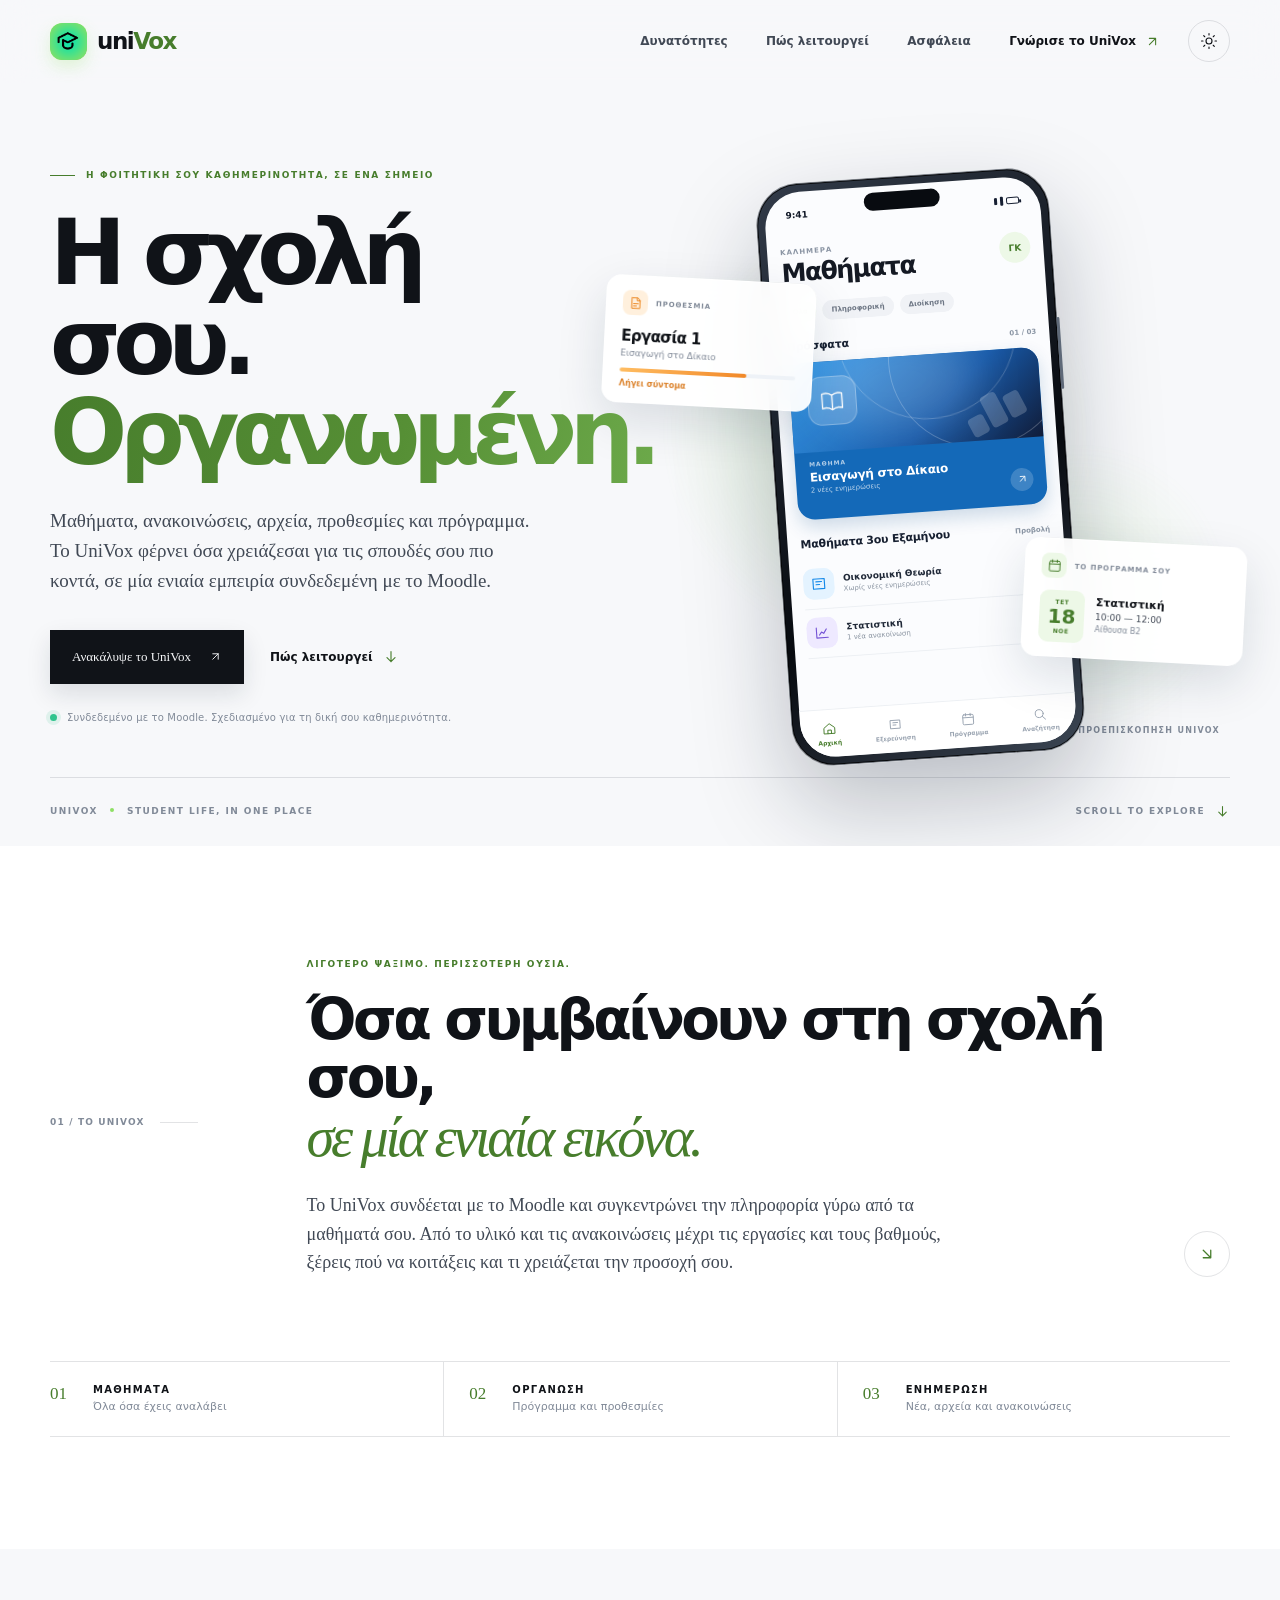
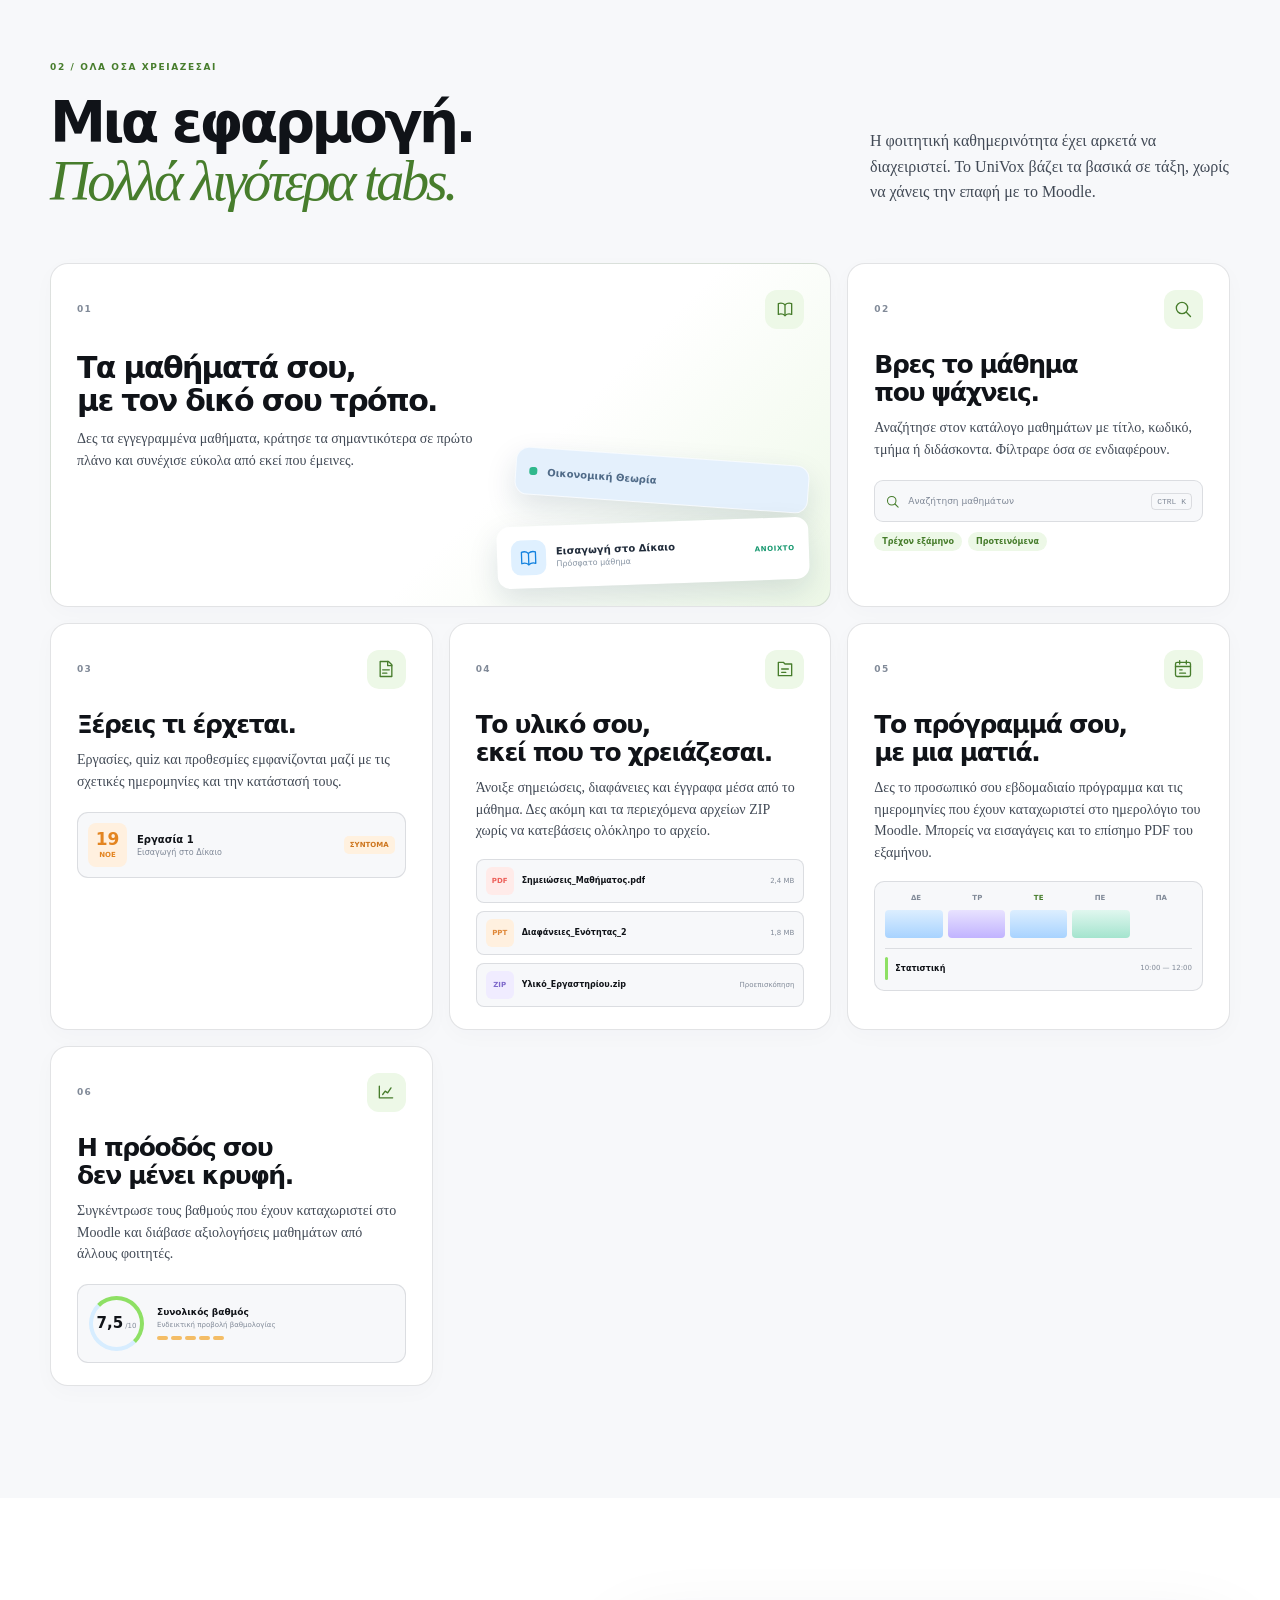
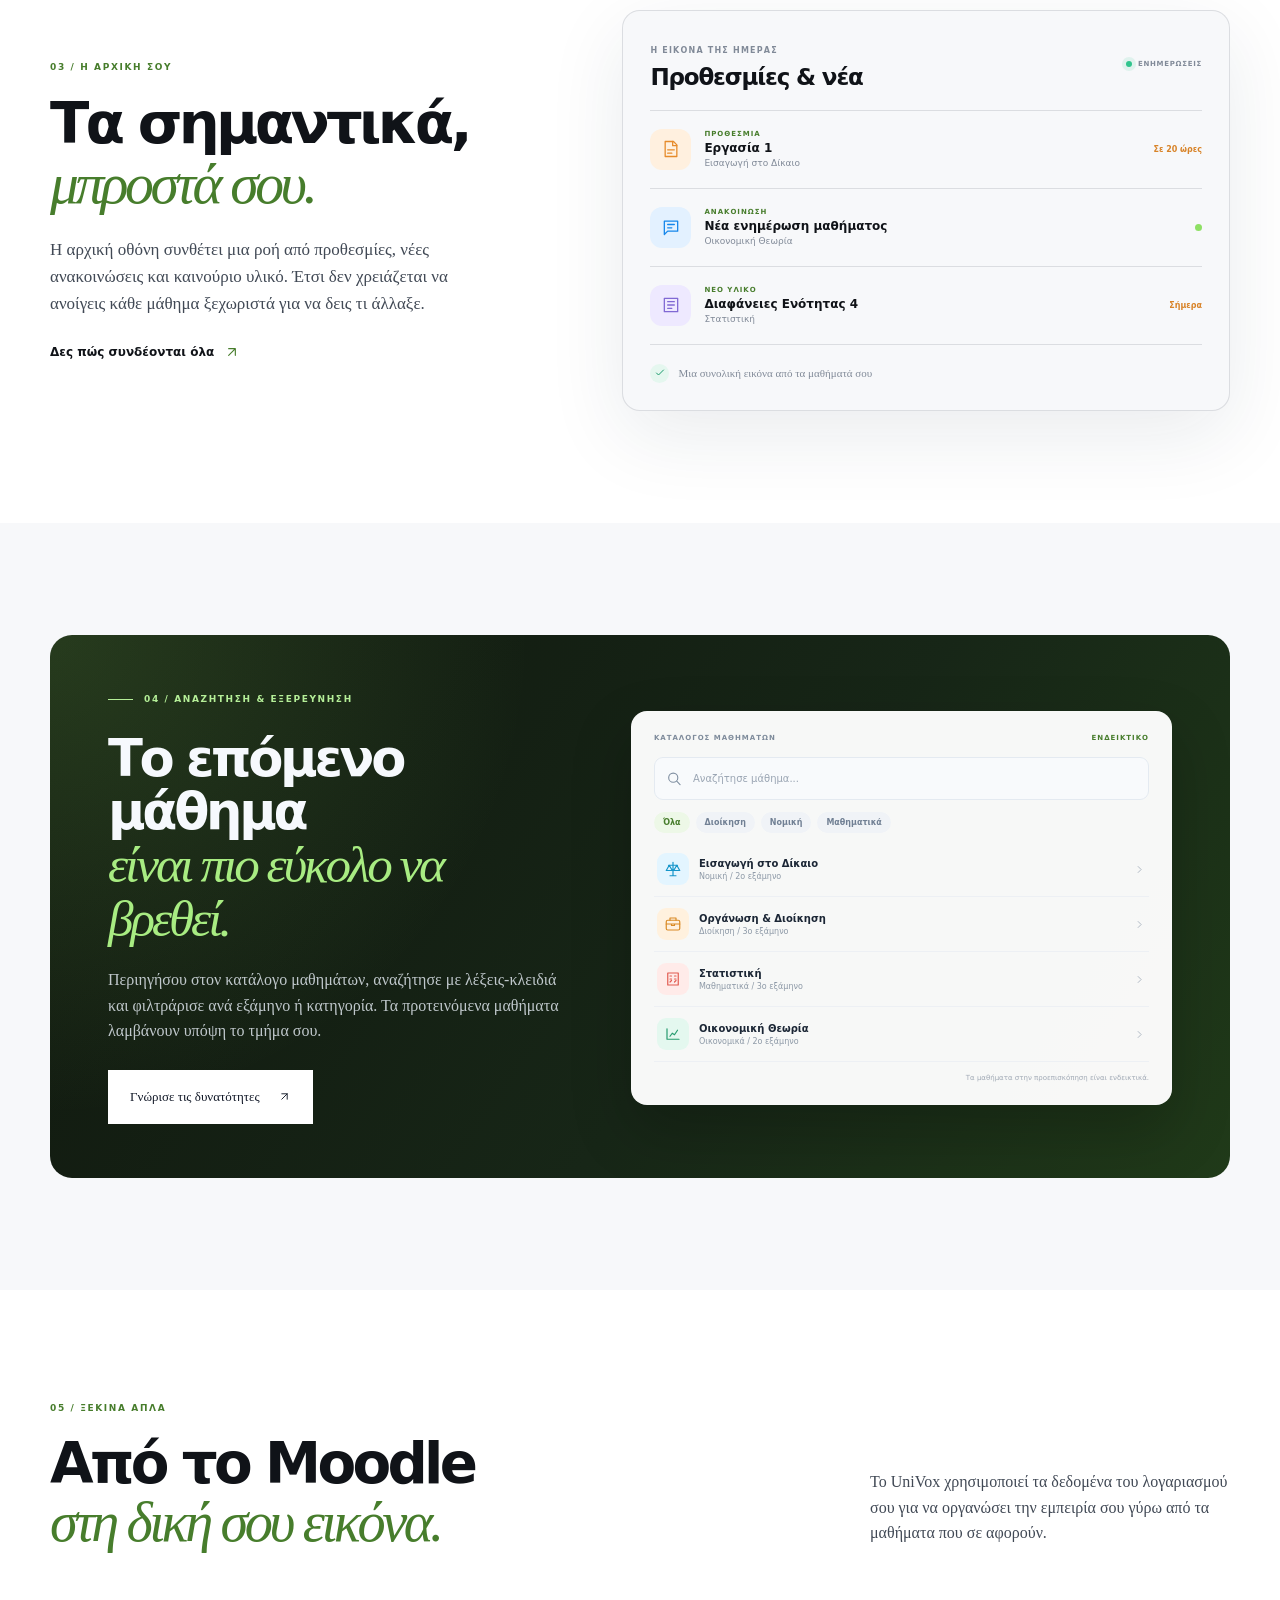
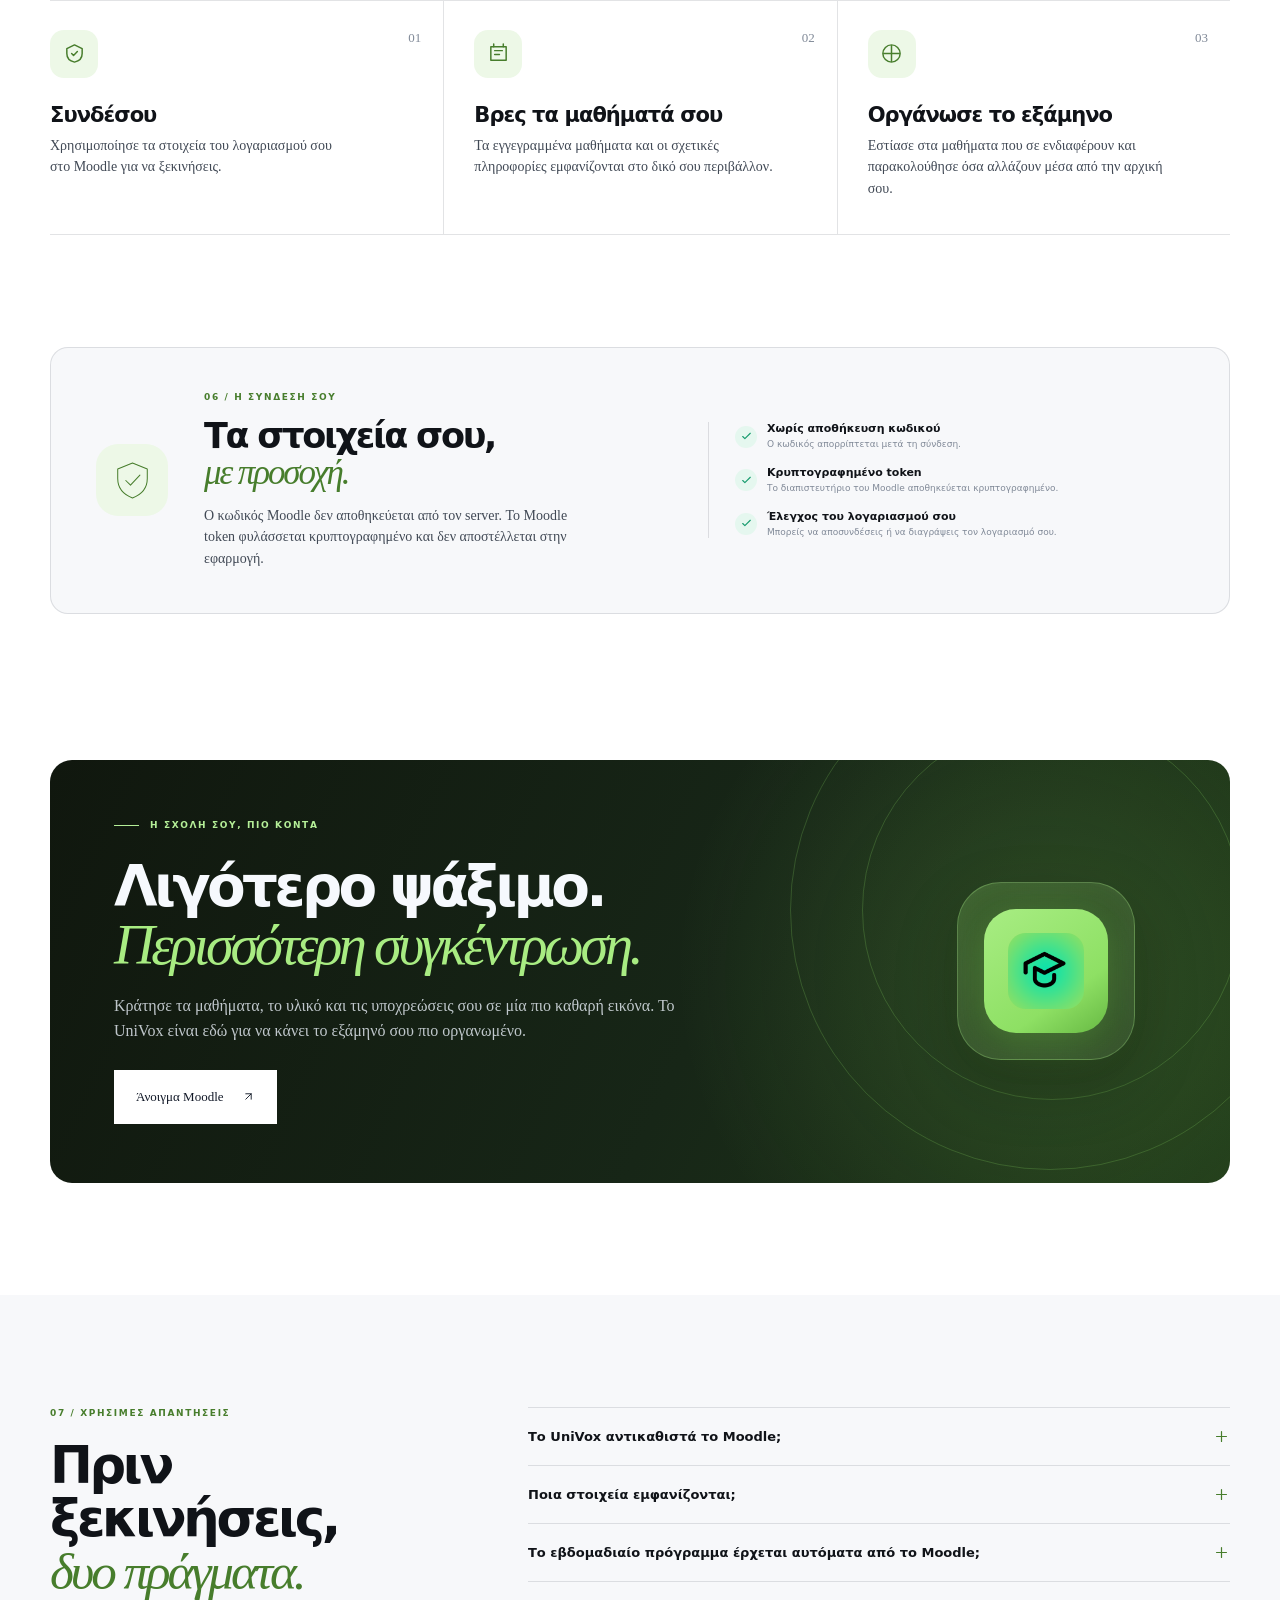
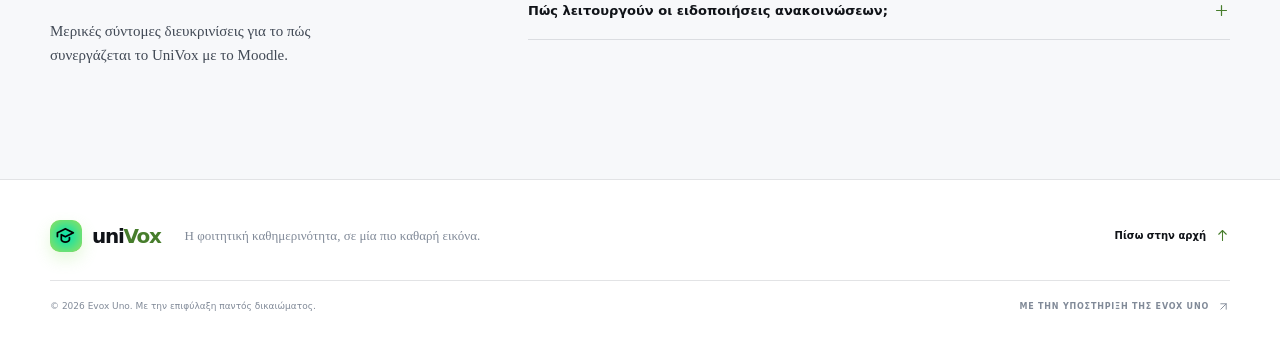
<file: univox/index.html>
<!doctype html>
<html lang="el">
<head>
  <meta charset="utf-8">
  <meta name="viewport" content="width=device-width, initial-scale=1">
  <meta name="theme-color" content="#f7f8fa">
  <meta name="color-scheme" content="light dark">
  <meta name="description" content="Το UniVox συγκεντρώνει τα μαθήματα, τις ανακοινώσεις, τα αρχεία, τις προθεσμίες και το πρόγραμμα σπουδών σου σε μία εφαρμογή.">
  <meta property="og:type" content="website">
  <meta property="og:title" content="UniVox — Η σχολή σου, οργανωμένη">
  <meta property="og:description" content="Μαθήματα, υλικό, ανακοινώσεις και προθεσμίες. Όλα σε ένα σημείο, συνδεδεμένα με το Moodle.">
  <title>UniVox — Η σχολή σου, οργανωμένη</title>
  <link rel="icon" type="image/png" href="/univox.png">
  <link rel="stylesheet" href="./styles.css">
  <script>document.documentElement.classList.add('js-enabled');</script>
  <script src="./script.js" defer></script>
</head>
<body>
  <a class="skip-link" href="#main">Μετάβαση στο περιεχόμενο</a>

  <header class="site-header" id="top">
    <div class="container header-inner">
      <a class="brand" href="#top" aria-label="UniVox — Αρχική">
        <span class="brand-mark" aria-hidden="true">
          <img src="/univox.png" alt="">
        </span>
        <span class="brand-word">uni<span>Vox</span></span>
      </a>

      <button class="menu-toggle" type="button" aria-label="Άνοιγμα μενού" aria-expanded="false" aria-controls="primary-nav">
        <svg class="menu-icon" viewBox="0 0 24 24" aria-hidden="true" focusable="false"><path class="menu-icon-top" d="M4 7h16"/><path class="menu-icon-bottom" d="M4 17h16"/></svg>
      </button>

      <nav class="primary-nav" id="primary-nav" aria-label="Κύρια πλοήγηση">
        <a href="#features">Δυνατότητες</a>
        <a href="#how-it-works">Πώς λειτουργεί</a>
        <a href="#security">Ασφάλεια</a>
        <a class="nav-cta" href="#start">Γνώρισε το UniVox <svg class="icon icon-arrow" viewBox="0 0 24 24" aria-hidden="true"><path d="M7 17 17 7M7 7h10v10"/></svg></a>
      </nav>

      <button class="theme-toggle" type="button" aria-label="Εναλλαγή εμφάνισης" title="Εναλλαγή εμφάνισης">
        <svg class="theme-icon sun-icon" viewBox="0 0 24 24" aria-hidden="true"><circle cx="12" cy="12" r="4"/><path d="M12 2v2m0 16v2M4.93 4.93l1.42 1.42m11.3 11.3 1.42 1.42M2 12h2m16 0h2M4.93 19.07l1.42-1.42m11.3-11.3 1.42-1.42"/></svg>
        <svg class="theme-icon moon-icon" viewBox="0 0 24 24" aria-hidden="true"><path d="M20.2 15.2A8.5 8.5 0 0 1 8.8 3.8 8.6 8.6 0 1 0 20.2 15.2Z"/></svg>
      </button>
    </div>
  </header>

  <main id="main">
    <section class="hero section-shell">
      <div class="container hero-grid">
        <div class="hero-copy" data-reveal>
          <p class="eyebrow"><span class="eyebrow-line"></span> Η ΦΟΙΤΗΤΙΚΗ ΣΟΥ ΚΑΘΗΜΕΡΙΝΟΤΗΤΑ, ΣΕ ΕΝΑ ΣΗΜΕΙΟ</p>
          <h1>Η σχολή σου.<br><span class="gradient-text">Οργανωμένη.</span></h1>
          <p class="hero-description">
            Μαθήματα, ανακοινώσεις, αρχεία, προθεσμίες και πρόγραμμα. Το UniVox φέρνει όσα χρειάζεσαι για τις σπουδές σου πιο κοντά, σε μία ενιαία εμπειρία συνδεδεμένη με το Moodle.
          </p>
          <div class="hero-actions">
            <a class="button button-primary" href="#features">Ανακάλυψε το UniVox <svg class="icon icon-arrow" viewBox="0 0 24 24" aria-hidden="true"><path d="M7 17 17 7M7 7h10v10"/></svg></a>
            <a class="text-link" href="#how-it-works">Πώς λειτουργεί <svg class="icon icon-arrow-down" viewBox="0 0 24 24" aria-hidden="true"><path d="M12 4v15m-6-6 6 6 6-6"/></svg></a>
          </div>
          <p class="hero-note"><span class="note-dot"></span> Συνδεδεμένο με το Moodle. Σχεδιασμένο για τη δική σου καθημερινότητα.</p>
        </div>

        <div class="hero-visual" data-reveal data-reveal-delay="120" aria-label="Ενδεικτική προεπισκόπηση της εφαρμογής UniVox">
          <div class="visual-glow visual-glow-one"></div>
          <div class="visual-glow visual-glow-two"></div>
          <div class="visual-grid"></div>

          <div class="floating-card deadline-float">
            <div class="float-topline"><span class="float-icon float-icon-orange"><svg viewBox="0 0 24 24"><path d="M7 3h8l4 4v14H5V3z"/><path d="M14 3v5h5M8 13h8M8 17h5"/></svg></span><span>ΠΡΟΘΕΣΜΙΑ</span></div>
            <strong>Εργασία 1</strong>
            <p>Εισαγωγή στο Δίκαιο</p>
            <div class="deadline-progress"><span></span></div>
            <small>Λήγει σύντομα</small>
          </div>

          <div class="phone-shell">
            <div class="phone-side-button phone-side-left"></div>
            <div class="phone-side-button phone-side-right"></div>
            <div class="phone-screen">
              <div class="phone-status"><span>9:41</span><span class="status-symbols"><i></i><i></i><b></b></span></div>
              <div class="phone-island"></div>
              <div class="app-topbar">
                <div>
                  <span class="app-kicker">ΚΑΛΗΜΕΡΑ</span>
                  <h2>Μαθήματα</h2>
                </div>
                <div class="avatar-mini">ΓΚ</div>
              </div>
              <div class="app-filter-row">
                <span class="filter-chip selected">Όλα</span>
                <span class="filter-chip">Πληροφορική</span>
                <span class="filter-chip">Διοίκηση</span>
              </div>
              <div class="app-section-line"><strong>Πρόσφατα</strong><span>01 / 03</span></div>
              <div class="course-hero-card">
                <div class="course-art">
                  <span class="course-art-glow"></span>
                  <div class="course-symbol"><svg viewBox="0 0 32 32"><path d="M5 8.5c4.4-1.5 8-.8 11 1.8 3-2.6 6.6-3.3 11-1.8v16c-4.4-1.5-8-.8-11 1.8-3-2.6-6.6-3.3-11-1.8z"/><path d="M16 10.5v15"/></svg></div>
                  <div class="course-art-lines"><span></span><span></span><span></span></div>
                </div>
                <div class="course-card-copy"><span class="course-label">ΜΑΘΗΜΑ</span><strong>Εισαγωγή στο Δίκαιο</strong><small>2 νέες ενημερώσεις</small></div>
                <span class="course-open"><svg viewBox="0 0 24 24"><path d="M7 17 17 7M7 7h10v10"/></svg></span>
              </div>
              <div class="app-section-line course-list-heading"><strong>Μαθήματα 3ου Εξαμήνου</strong><span>Προβολή</span></div>
              <div class="mini-course-row"><span class="mini-course-icon mini-blue"><svg viewBox="0 0 24 24"><path d="M4 5h16v14H4zM8 9h8M8 13h5"/></svg></span><span><strong>Οικονομική Θεωρία</strong><small>Χωρίς νέες ενημερώσεις</small></span><svg class="row-chevron" viewBox="0 0 24 24"><path d="m9 18 6-6-6-6"/></svg></div>
              <div class="mini-course-row"><span class="mini-course-icon mini-violet"><svg viewBox="0 0 24 24"><path d="M4 19V5m0 14h16M8 15l3-4 3 2 4-6"/></svg></span><span><strong>Στατιστική</strong><small>1 νέα ανακοίνωση</small></span><svg class="row-chevron" viewBox="0 0 24 24"><path d="m9 18 6-6-6-6"/></svg></div>
              <div class="app-bottom-nav"><span class="active"><svg viewBox="0 0 24 24"><path d="m3 10 9-7 9 7v10H3zM9 20v-6h6v6"/></svg>Αρχική</span><span><svg viewBox="0 0 24 24"><path d="M4 5h16v14H4zM8 9h8M8 13h5"/></svg>Εξερεύνηση</span><span><svg viewBox="0 0 24 24"><rect x="3" y="4" width="18" height="17" rx="2"/><path d="M8 2v4m8-4v4M3 9h18"/></svg>Πρόγραμμα</span><span><svg viewBox="0 0 24 24"><circle cx="10.8" cy="10.8" r="6.8"/><path d="m16 16 5 5"/></svg>Αναζήτηση</span></div>
            </div>
          </div>

          <div class="floating-card schedule-float">
            <div class="schedule-float-head"><span class="float-icon float-icon-blue"><svg viewBox="0 0 24 24"><rect x="3" y="4" width="18" height="17" rx="2"/><path d="M8 2v4m8-4v4M3 9h18"/></svg></span><span>ΤΟ ΠΡΟΓΡΑΜΜΑ ΣΟΥ</span></div>
            <div class="schedule-mini-date"><strong>ΤΕΤ</strong><b>18</b><span>ΝΟΕ</span></div>
            <div class="schedule-mini-details"><strong>Στατιστική</strong><span>10:00 — 12:00</span><small>Αίθουσα Β2</small></div>
          </div>
          <div class="visual-caption">ΕΝΔΕΙΚΤΙΚΗ ΠΡΟΕΠΙΣΚΟΠΗΣΗ UNIVOX</div>
        </div>
      </div>

      <div class="container hero-bottom">
        <span>UNIVOX <span class="hero-bottom-dot"></span> STUDENT LIFE, IN ONE PLACE</span>
        <a href="#overview">SCROLL TO EXPLORE <svg class="icon" viewBox="0 0 24 24" aria-hidden="true"><path d="M12 4v15m-6-6 6 6 6-6"/></svg></a>
      </div>
    </section>

    <section class="overview-section section-pad" id="overview">
      <div class="container overview-grid">
        <div class="section-index" data-reveal><span>01 / ΤΟ UNIVOX</span><span class="index-rule"></span></div>
        <div class="overview-content" data-reveal>
          <p class="eyebrow">ΛΙΓΟΤΕΡΟ ΨΑΞΙΜΟ. ΠΕΡΙΣΣΟΤΕΡΗ ΟΥΣΙΑ.</p>
          <h2>Όσα συμβαίνουν στη σχολή σου,<br><em>σε μία ενιαία εικόνα.</em></h2>
          <div class="overview-bottom">
            <p>
              Το UniVox συνδέεται με το Moodle και συγκεντρώνει την πληροφορία γύρω από τα μαθήματά σου. Από το υλικό και τις ανακοινώσεις μέχρι τις εργασίες και τους βαθμούς, ξέρεις πού να κοιτάξεις και τι χρειάζεται την προσοχή σου.
            </p>
            <a class="round-link" href="#features" aria-label="Δείτε τις δυνατότητες του UniVox"><svg class="icon" viewBox="0 0 24 24" aria-hidden="true"><path d="M7 7 17 17M17 7v10H7"/></svg></a>
          </div>
        </div>
      </div>
      <div class="container pillars" data-reveal>
        <div class="pillar"><span class="pillar-number">01</span><strong>ΜΑΘΗΜΑΤΑ</strong><small>Όλα όσα έχεις αναλάβει</small></div>
        <div class="pillar"><span class="pillar-number">02</span><strong>ΟΡΓΑΝΩΣΗ</strong><small>Πρόγραμμα και προθεσμίες</small></div>
        <div class="pillar"><span class="pillar-number">03</span><strong>ΕΝΗΜΕΡΩΣΗ</strong><small>Νέα, αρχεία και ανακοινώσεις</small></div>
      </div>
    </section>

    <section class="features-section section-pad" id="features">
      <div class="container">
        <div class="section-heading" data-reveal>
          <div>
            <p class="eyebrow">02 / ΟΛΑ ΟΣΑ ΧΡΕΙΑΖΕΣΑΙ</p>
            <h2>Μια εφαρμογή.<br><em>Πολλά λιγότερα tabs.</em></h2>
          </div>
          <p class="section-heading-copy">Η φοιτητική καθημερινότητα έχει αρκετά να διαχειριστεί. Το UniVox βάζει τα βασικά σε τάξη, χωρίς να χάνεις την επαφή με το Moodle.</p>
        </div>

        <div class="feature-grid">
          <article class="feature-card feature-card-large feature-courses" data-reveal>
            <div class="feature-card-top"><span class="feature-index">01</span><span class="feature-icon"><svg viewBox="0 0 24 24"><path d="M4 5.5c3.2-1.2 5.8-.6 8 1.4 2.2-2 4.8-2.6 8-1.4v13c-3.2-1.2-5.8-.6-8 1.4-2.2-2-4.8-2.6-8-1.4z"/><path d="M12 7v13"/></svg></span></div>
            <h3>Τα μαθήματά σου,<br>με τον δικό σου τρόπο.</h3>
            <p>Δες τα εγγεγραμμένα μαθήματα, κράτησε τα σημαντικότερα σε πρώτο πλάνο και συνέχισε εύκολα από εκεί που έμεινες.</p>
            <div class="feature-course-stack" aria-hidden="true"><div class="stack-card stack-card-back"><span class="stack-dot"></span><span>Οικονομική Θεωρία</span></div><div class="stack-card stack-card-front"><span class="stack-course-icon"><svg viewBox="0 0 24 24"><path d="M4 5.5c3.2-1.2 5.8-.6 8 1.4 2.2-2 4.8-2.6 8-1.4v13c-3.2-1.2-5.8-.6-8 1.4-2.2-2-4.8-2.6-8-1.4z"/><path d="M12 7v13"/></svg></span><span><b>Εισαγωγή στο Δίκαιο</b><small>Πρόσφατο μάθημα</small></span><span class="stack-status">ΑΝΟΙΧΤΟ</span></div></div>
          </article>

          <article class="feature-card feature-search" data-reveal data-reveal-delay="70">
            <div class="feature-card-top"><span class="feature-index">02</span><span class="feature-icon"><svg viewBox="0 0 24 24"><circle cx="10.8" cy="10.8" r="6.8"/><path d="m16 16 5 5"/></svg></span></div>
            <h3>Βρες το μάθημα<br>που ψάχνεις.</h3>
            <p>Αναζήτησε στον κατάλογο μαθημάτων με τίτλο, κωδικό, τμήμα ή διδάσκοντα. Φίλτραρε όσα σε ενδιαφέρουν.</p>
            <div class="search-demo" aria-hidden="true"><svg viewBox="0 0 24 24"><circle cx="10.8" cy="10.8" r="6.8"/><path d="m16 16 5 5"/></svg><span>Αναζήτηση μαθημάτων</span><kbd>CTRL K</kbd></div>
            <div class="search-tags" aria-hidden="true"><span>Τρέχον εξάμηνο</span><span>Προτεινόμενα</span></div>
          </article>

          <article class="feature-card feature-deadlines" data-reveal data-reveal-delay="130">
            <div class="feature-card-top"><span class="feature-index">03</span><span class="feature-icon"><svg viewBox="0 0 24 24"><path d="M7 3h8l4 4v14H5V3z"/><path d="M14 3v5h5M8 13h8M8 17h5"/></svg></span></div>
            <h3>Ξέρεις τι έρχεται.</h3>
            <p>Εργασίες, quiz και προθεσμίες εμφανίζονται μαζί με τις σχετικές ημερομηνίες και την κατάστασή τους.</p>
            <div class="deadline-demo" aria-hidden="true"><span class="deadline-date"><b>19</b><small>ΝΟΕ</small></span><span class="deadline-info"><b>Εργασία 1</b><small>Εισαγωγή στο Δίκαιο</small></span><span class="deadline-badge">ΣΥΝΤΟΜΑ</span></div>
          </article>

          <article class="feature-card feature-files" data-reveal>
            <div class="feature-card-top"><span class="feature-index">04</span><span class="feature-icon"><svg viewBox="0 0 24 24"><path d="M4 4h6l2 2h8v14H4z"/><path d="M8 12h8M8 16h5"/></svg></span></div>
            <h3>Το υλικό σου,<br>εκεί που το χρειάζεσαι.</h3>
            <p>Άνοιξε σημειώσεις, διαφάνειες και έγγραφα μέσα από το μάθημα. Δες ακόμη και τα περιεχόμενα αρχείων ZIP χωρίς να κατεβάσεις ολόκληρο το αρχείο.</p>
            <div class="file-demo" aria-hidden="true"><div><span class="file-type pdf">PDF</span><b>Σημειώσεις_Μαθήματος.pdf</b><small>2,4 MB</small></div><div><span class="file-type ppt">PPT</span><b>Διαφάνειες_Ενότητας_2</b><small>1,8 MB</small></div><div><span class="file-type zip">ZIP</span><b>Υλικό_Εργαστηρίου.zip</b><small>Προεπισκόπηση</small></div></div>
          </article>

          <article class="feature-card feature-schedule" data-reveal data-reveal-delay="70">
            <div class="feature-card-top"><span class="feature-index">05</span><span class="feature-icon"><svg viewBox="0 0 24 24"><rect x="3" y="4" width="18" height="17" rx="2"/><path d="M8 2v4m8-4v4M3 9h18M8 13h3m-3 4h7"/></svg></span></div>
            <h3>Το πρόγραμμά σου,<br>με μια ματιά.</h3>
            <p>Δες το προσωπικό σου εβδομαδιαίο πρόγραμμα και τις ημερομηνίες που έχουν καταχωριστεί στο ημερολόγιο του Moodle. Μπορείς να εισαγάγεις και το επίσημο PDF του εξαμήνου.</p>
            <div class="week-demo" aria-hidden="true"><div class="week-days"><span>ΔΕ</span><span>ΤΡ</span><span class="today">ΤΕ</span><span>ΠΕ</span><span>ΠΑ</span></div><div class="week-bars"><i></i><i></i><i></i><i></i></div><div class="week-event"><span></span><b>Στατιστική</b><small>10:00 — 12:00</small></div></div>
          </article>

          <article class="feature-card feature-grades" data-reveal data-reveal-delay="130">
            <div class="feature-card-top"><span class="feature-index">06</span><span class="feature-icon"><svg viewBox="0 0 24 24"><path d="M4 19V5m0 14h16M8 15l3-4 3 2 4-6"/></svg></span></div>
            <h3>Η πρόοδός σου<br>δεν μένει κρυφή.</h3>
            <p>Συγκέντρωσε τους βαθμούς που έχουν καταχωριστεί στο Moodle και διάβασε αξιολογήσεις μαθημάτων από άλλους φοιτητές.</p>
            <div class="grade-demo" aria-hidden="true"><div class="grade-ring"><span>7,5</span><small>/10</small></div><div class="grade-copy"><b>Συνολικός βαθμός</b><small>Ενδεικτική προβολή βαθμολογίας</small><span><i></i><i></i><i></i><i></i><i></i></span></div></div>
          </article>
        </div>
      </div>
    </section>

    <section class="feed-section section-pad">
      <div class="container feed-grid">
        <div class="feed-copy" data-reveal>
          <p class="eyebrow">03 / Η ΑΡΧΙΚΗ ΣΟΥ</p>
          <h2>Τα σημαντικά,<br><em>μπροστά σου.</em></h2>
          <p>Η αρχική οθόνη συνθέτει μια ροή από προθεσμίες, νέες ανακοινώσεις και καινούριο υλικό. Έτσι δεν χρειάζεται να ανοίγεις κάθε μάθημα ξεχωριστά για να δεις τι άλλαξε.</p>
          <a class="text-link" href="#how-it-works">Δες πώς συνδέονται όλα <svg class="icon icon-arrow" viewBox="0 0 24 24" aria-hidden="true"><path d="M7 17 17 7M7 7h10v10"/></svg></a>
        </div>
        <div class="feed-board" data-reveal data-reveal-delay="120" aria-label="Ενδεικτική ροή ενημερώσεων UniVox">
          <div class="feed-board-head"><div><span class="feed-board-kicker">Η ΕΙΚΟΝΑ ΤΗΣ ΗΜΕΡΑΣ</span><h3>Προθεσμίες & νέα</h3></div><span class="live-indicator"><i></i> ΕΝΗΜΕΡΩΣΕΙΣ</span></div>
          <div class="feed-item feed-item-urgent"><span class="feed-item-icon icon-orange"><svg viewBox="0 0 24 24"><path d="M7 3h8l4 4v14H5V3z"/><path d="M14 3v5h5M8 13h8M8 17h5"/></svg></span><div class="feed-item-content"><span class="feed-type">ΠΡΟΘΕΣΜΙΑ</span><b>Εργασία 1</b><small>Εισαγωγή στο Δίκαιο</small></div><span class="feed-item-time">Σε 20 ώρες</span></div>
          <div class="feed-item"><span class="feed-item-icon icon-blue"><svg viewBox="0 0 24 24"><path d="M4 5h16v12H8l-4 4z"/><path d="M8 9h8M8 13h5"/></svg></span><div class="feed-item-content"><span class="feed-type">ΑΝΑΚΟΙΝΩΣΗ</span><b>Νέα ενημέρωση μαθήματος</b><small>Οικονομική Θεωρία</small></div><span class="feed-unread"></span></div>
          <div class="feed-item"><span class="feed-item-icon icon-purple"><svg viewBox="0 0 24 24"><path d="M4 4h16v16H4zM8 8h8M8 12h8M8 16h5"/></svg></span><div class="feed-item-content"><span class="feed-type">ΝΕΟ ΥΛΙΚΟ</span><b>Διαφάνειες Ενότητας 4</b><small>Στατιστική</small></div><span class="feed-item-time">Σήμερα</span></div>
          <div class="feed-board-footer"><span class="footer-check"><svg viewBox="0 0 24 24"><path d="m5 12 4 4L19 6"/></svg></span> Μια συνολική εικόνα από τα μαθήματά σου</div>
        </div>
      </div>
    </section>

    <section class="discovery-section section-pad" id="discovery">
      <div class="container discovery-panel" data-reveal>
        <div class="discovery-copy">
          <p class="eyebrow eyebrow-light"><span class="eyebrow-line"></span> 04 / ΑΝΑΖΗΤΗΣΗ & ΕΞΕΡΕΥΝΗΣΗ</p>
          <h2>Το επόμενο μάθημα<br><em>είναι πιο εύκολο να βρεθεί.</em></h2>
          <p>Περιηγήσου στον κατάλογο μαθημάτων, αναζήτησε με λέξεις-κλειδιά και φιλτράρισε ανά εξάμηνο ή κατηγορία. Τα προτεινόμενα μαθήματα λαμβάνουν υπόψη το τμήμα σου.</p>
          <a class="button button-light" href="#start">Γνώρισε τις δυνατότητες <svg class="icon icon-arrow" viewBox="0 0 24 24" aria-hidden="true"><path d="M7 17 17 7M7 7h10v10"/></svg></a>
        </div>
        <div class="catalog-demo" aria-label="Δοκιμαστική αναζήτηση μαθημάτων">
          <div class="catalog-top"><span>ΚΑΤΑΛΟΓΟΣ ΜΑΘΗΜΑΤΩΝ</span><span class="catalog-count">ΕΝΔΕΙΚΤΙΚΟ</span></div>
          <label class="catalog-search"><svg viewBox="0 0 24 24" aria-hidden="true"><circle cx="10.8" cy="10.8" r="6.8"/><path d="m16 16 5 5"/></svg><input id="course-search" type="search" placeholder="Αναζήτησε μάθημα..." aria-label="Αναζήτηση ενδεικτικών μαθημάτων"></label>
          <div class="catalog-filters" role="group" aria-label="Φίλτρα κατηγορίας">
            <button class="catalog-filter is-active" type="button" data-filter="all" aria-pressed="true">Όλα</button>
            <button class="catalog-filter" type="button" data-filter="business" aria-pressed="false">Διοίκηση</button>
            <button class="catalog-filter" type="button" data-filter="law" aria-pressed="false">Νομική</button>
            <button class="catalog-filter" type="button" data-filter="math" aria-pressed="false">Μαθηματικά</button>
          </div>
          <div class="catalog-results" id="catalog-results" aria-live="polite">
            <div class="catalog-row" data-category="law"><span class="catalog-course-icon course-law"><svg viewBox="0 0 24 24"><path d="M12 3v18M6 7h12M7 7l-4 7h8L7 7Zm10 0-4 7h8l-4-7ZM8 21h8"/></svg></span><span><b>Εισαγωγή στο Δίκαιο</b><small>Νομική / 2ο εξάμηνο</small></span><svg class="catalog-chevron" viewBox="0 0 24 24"><path d="m9 18 6-6-6-6"/></svg></div>
            <div class="catalog-row" data-category="business"><span class="catalog-course-icon course-business"><svg viewBox="0 0 24 24"><rect x="3" y="7" width="18" height="13" rx="2"/><path d="M8 7V4h8v3M3 12h18M10 12v2h4v-2"/></svg></span><span><b>Οργάνωση & Διοίκηση</b><small>Διοίκηση / 3ο εξάμηνο</small></span><svg class="catalog-chevron" viewBox="0 0 24 24"><path d="m9 18 6-6-6-6"/></svg></div>
            <div class="catalog-row" data-category="math"><span class="catalog-course-icon course-math"><svg viewBox="0 0 24 24"><path d="M5 4h14v16H5zM8 8h2m4 0h2m-8 4h2m4 0h2m-8 4 2-2m4 2 2-2"/></svg></span><span><b>Στατιστική</b><small>Μαθηματικά / 3ο εξάμηνο</small></span><svg class="catalog-chevron" viewBox="0 0 24 24"><path d="m9 18 6-6-6-6"/></svg></div>
            <div class="catalog-row" data-category="business"><span class="catalog-course-icon course-economics"><svg viewBox="0 0 24 24"><path d="M4 19V5m0 14h16M8 15l3-4 3 2 4-6"/></svg></span><span><b>Οικονομική Θεωρία</b><small>Οικονομικά / 2ο εξάμηνο</small></span><svg class="catalog-chevron" viewBox="0 0 24 24"><path d="m9 18 6-6-6-6"/></svg></div>
          </div>
          <p class="catalog-demo-note">Τα μαθήματα στην προεπισκόπηση είναι ενδεικτικά.</p>
        </div>
      </div>
    </section>

    <section class="workflow-section section-pad" id="how-it-works">
      <div class="container">
        <div class="section-heading workflow-heading" data-reveal>
          <div><p class="eyebrow">05 / ΞΕΚΙΝΑ ΑΠΛΑ</p><h2>Από το Moodle<br><em>στη δική σου εικόνα.</em></h2></div>
          <p class="section-heading-copy">Το UniVox χρησιμοποιεί τα δεδομένα του λογαριασμού σου για να οργανώσει την εμπειρία σου γύρω από τα μαθήματα που σε αφορούν.</p>
        </div>
        <div class="steps-grid">
          <article class="step-card" data-reveal><span class="step-number">01</span><div class="step-icon"><svg viewBox="0 0 24 24"><path d="M12 3 4 7v5c0 5 3.5 8 8 9 4.5-1 8-4 8-9V7z"/><path d="m9 12 2 2 4-4"/></svg></div><h3>Συνδέσου</h3><p>Χρησιμοποίησε τα στοιχεία του λογαριασμού σου στο Moodle για να ξεκινήσεις.</p></article>
          <article class="step-card" data-reveal data-reveal-delay="80"><span class="step-number">02</span><div class="step-icon"><svg viewBox="0 0 24 24"><path d="M4 5h16v14H4zM8 9h8M8 13h5"/><path d="M7 2v3m10-3v3"/></svg></div><h3>Βρες τα μαθήματά σου</h3><p>Τα εγγεγραμμένα μαθήματα και οι σχετικές πληροφορίες εμφανίζονται στο δικό σου περιβάλλον.</p></article>
          <article class="step-card" data-reveal data-reveal-delay="160"><span class="step-number">03</span><div class="step-icon"><svg viewBox="0 0 24 24"><path d="M4 12h16M12 4v16"/><circle cx="12" cy="12" r="9"/></svg></div><h3>Οργάνωσε το εξάμηνο</h3><p>Εστίασε στα μαθήματα που σε ενδιαφέρουν και παρακολούθησε όσα αλλάζουν μέσα από την αρχική σου.</p></article>
        </div>
      </div>
    </section>

    <section class="security-section section-pad" id="security">
      <div class="container security-panel" data-reveal>
        <div class="security-mark"><svg viewBox="0 0 64 64" aria-hidden="true"><path d="M32 6 10 15v14c0 14 9 24 22 29 13-5 22-15 22-29V15z"/><path d="m22 32 7 7 14-15"/></svg></div>
        <div class="security-copy"><p class="eyebrow">06 / Η ΣΥΝΔΕΣΗ ΣΟΥ</p><h2>Τα στοιχεία σου,<br><em>με προσοχή.</em></h2><p>Ο κωδικός Moodle δεν αποθηκεύεται από τον server. Το Moodle token φυλάσσεται κρυπτογραφημένο και δεν αποστέλλεται στην εφαρμογή.</p></div>
        <div class="security-facts"><div><span class="fact-check"><svg viewBox="0 0 24 24"><path d="m5 12 4 4L19 6"/></svg></span><span><b>Χωρίς αποθήκευση κωδικού</b><small>Ο κωδικός απορρίπτεται μετά τη σύνδεση.</small></span></div><div><span class="fact-check"><svg viewBox="0 0 24 24"><path d="m5 12 4 4L19 6"/></svg></span><span><b>Κρυπτογραφημένο token</b><small>Το διαπιστευτήριο του Moodle αποθηκεύεται κρυπτογραφημένο.</small></span></div><div><span class="fact-check"><svg viewBox="0 0 24 24"><path d="m5 12 4 4L19 6"/></svg></span><span><b>Έλεγχος του λογαριασμού σου</b><small>Μπορείς να αποσυνδέσεις ή να διαγράψεις τον λογαριασμό σου.</small></span></div></div>
      </div>
    </section>

    <section class="start-section section-pad" id="start">
      <div class="container start-panel" data-reveal>
        <div class="start-orbit start-orbit-one"></div><div class="start-orbit start-orbit-two"></div>
        <div class="start-content">
          <p class="eyebrow eyebrow-light"><span class="eyebrow-line"></span> Η ΣΧΟΛΗ ΣΟΥ, ΠΙΟ ΚΟΝΤΑ</p>
          <h2>Λιγότερο ψάξιμο.<br><em>Περισσότερη συγκέντρωση.</em></h2>
          <p>Κράτησε τα μαθήματα, το υλικό και τις υποχρεώσεις σου σε μία πιο καθαρή εικόνα. Το UniVox είναι εδώ για να κάνει το εξάμηνό σου πιο οργανωμένο.</p>
          <a class="button button-light" href="https://moodle.uniwa.gr" target="_blank" rel="noopener noreferrer">Άνοιγμα Moodle <svg class="icon icon-arrow" viewBox="0 0 24 24" aria-hidden="true"><path d="M7 17 17 7M7 7h10v10"/></svg></a>
        </div>
        <div class="start-mark" aria-hidden="true"><div class="start-mark-inner"><img class="start-mark-image" src="/univox.png" alt=""></div></div>
      </div>
    </section>

    <section class="faq-section section-pad">
      <div class="container faq-grid">
        <div class="faq-intro" data-reveal><p class="eyebrow">07 / ΧΡΗΣΙΜΕΣ ΑΠΑΝΤΗΣΕΙΣ</p><h2>Πριν ξεκινήσεις,<br><em>δυο πράγματα.</em></h2><p>Μερικές σύντομες διευκρινίσεις για το πώς συνεργάζεται το UniVox με το Moodle.</p></div>
        <div class="faq-list" data-reveal data-reveal-delay="100">
          <details class="faq-item"><summary>Το UniVox αντικαθιστά το Moodle;<svg viewBox="0 0 24 24" aria-hidden="true"><path d="M12 5v14m-7-7h14"/></svg></summary><p>Όχι. Το UniVox προσφέρει μια διαφορετική εμπειρία πρόσβασης και οργάνωσης στα δεδομένα του Moodle. Το ίδιο το Moodle παραμένει η πλατφόρμα του πανεπιστημίου.</p></details>
          <details class="faq-item"><summary>Ποια στοιχεία εμφανίζονται; <svg viewBox="0 0 24 24" aria-hidden="true"><path d="M12 5v14m-7-7h14"/></svg></summary><p>Μαθήματα, περιεχόμενο, αρχεία, ανακοινώσεις, εργασίες, ημερολόγιο και βαθμοί που είναι διαθέσιμοι μέσω των υπηρεσιών του Moodle. Η διαθεσιμότητα ορισμένων πληροφοριών εξαρτάται από τις δυνατότητες και τις ρυθμίσεις της πλατφόρμας.</p></details>
          <details class="faq-item"><summary>Το εβδομαδιαίο πρόγραμμα έρχεται αυτόματα από το Moodle; <svg viewBox="0 0 24 24" aria-hidden="true"><path d="M12 5v14m-7-7h14"/></svg></summary><p>Το Moodle παρέχει ημερολογιακά γεγονότα που έχουν καταχωρίσει οι διδάσκοντες. Για το εβδομαδιαίο πρόγραμμα διαλέξεων, μπορείς να εισαγάγεις το επίσημο PDF του εξαμήνου στο UniVox.</p></details>
          <details class="faq-item"><summary>Πώς λειτουργούν οι ειδοποιήσεις ανακοινώσεων; <svg viewBox="0 0 24 24" aria-hidden="true"><path d="M12 5v14m-7-7h14"/></svg></summary><p>Οι ανακοινώσεις συγκεντρώνονται μέσα στο UniVox. Η αποστολή ειδοποιήσεων συσκευής γίνεται μέσω της εφαρμογής Florida του Evox Uno, όταν έχει συνδεθεί και ρυθμιστεί ο σχετικός λογαριασμός.</p></details>
        </div>
      </div>
    </section>
  </main>

  <footer class="site-footer">
    <div class="container footer-main">
      <a class="brand footer-brand" href="#top" aria-label="UniVox — Επιστροφή στην αρχή"><span class="brand-mark" aria-hidden="true"><img src="/univox.png" alt=""></span><span class="brand-word">uni<span>Vox</span></span></a>
      <p>Η φοιτητική καθημερινότητα, σε μία πιο καθαρή εικόνα.</p>
      <a class="footer-top-link" href="#top">Πίσω στην αρχή <svg class="icon" viewBox="0 0 24 24" aria-hidden="true"><path d="M12 20V4m-6 6 6-6 6 6"/></svg></a>
    </div>
    <div class="container footer-bottom"><span>© <span id="current-year">2026</span> Evox Uno. Με την επιφύλαξη παντός δικαιώματος.</span><a href="https://evox.uno" target="_blank" rel="noopener noreferrer">ΜΕ ΤΗΝ ΥΠΟΣΤΗΡΙΞΗ ΤΗΣ EVOX UNO <svg class="icon" viewBox="0 0 24 24" aria-hidden="true"><path d="M7 17 17 7M7 7h10v10"/></svg></a></div>
  </footer>
</body>
</html>
</file>
<file: univox/styles.css>
:root {
  color-scheme: light;
  --page: #f7f8fa;
  --surface: #ffffff;
  --surface-soft: #eef2f7;
  --ink: #101318;
  --body: #414955;
  --muted: #818a98;
  --line: rgba(18, 28, 44, .12);
  --accent: #8ee064;
  --accent-strong: #477d2c;
  --accent-soft: #edf8e7;
  --dark-panel: #101a0d;
  --dark-ink: #f5f8fc;
  --shadow: 0 24px 80px rgba(26, 42, 62, .09);
  --serif: Georgia, "Times New Roman", serif;
  --sans: "Spline Sans", Inter, ui-sans-serif, system-ui, -apple-system, BlinkMacSystemFont, "Segoe UI", sans-serif;
  --container: 1180px;
}

:root[data-theme="dark"] {
  color-scheme: dark;
  --page: #0b0d11;
  --surface: #141820;
  --surface-soft: #1b222d;
  --ink: #f3f6fa;
  --body: #c2cad5;
  --muted: #8b96a5;
  --line: rgba(230, 238, 248, .13);
  --accent: #8ee064;
  --accent-strong: #8ee064;
  --accent-soft: #20321a;
  --dark-panel: #080f07;
  --dark-ink: #f5f8fc;
  --shadow: 0 24px 80px rgba(0, 0, 0, .25);
}

@media (prefers-color-scheme: dark) {
  :root:not([data-theme="light"]) {
    color-scheme: dark;
    --page: #0b0d11;
    --surface: #141820;
    --surface-soft: #1b222d;
    --ink: #f3f6fa;
    --body: #c2cad5;
    --muted: #8b96a5;
    --line: rgba(230, 238, 248, .13);
    --accent: #8ee064;
    --accent-strong: #8ee064;
    --accent-soft: #20321a;
    --dark-panel: #080f07;
    --dark-ink: #f5f8fc;
    --shadow: 0 24px 80px rgba(0, 0, 0, .25);
  }
}

*, *::before, *::after { box-sizing: border-box; }
html { scroll-behavior: smooth; scroll-padding-top: 92px; }
body { margin: 0; background: var(--page); color: var(--body); font-family: var(--sans); -webkit-font-smoothing: antialiased; text-rendering: optimizeLegibility; transition: background-color .25s ease, color .25s ease; }
a { color: inherit; }
button, input { font: inherit; }
button, a { -webkit-tap-highlight-color: transparent; }
img, svg { display: block; }
::selection { color: #14200f; background: #8ee064; }
.icon { width: 1em; height: 1em; display: inline-block; flex: 0 0 auto; fill: none; stroke: currentColor; stroke-width: 1.7; stroke-linecap: round; stroke-linejoin: round; vertical-align: middle; }
.container { width: min(var(--container), calc(100% - 64px)); margin-inline: auto; }
.skip-link { position: fixed; z-index: 1000; top: 12px; left: 12px; padding: 12px 16px; transform: translateY(-160%); background: var(--ink); color: var(--page); text-decoration: none; }
.skip-link:focus { transform: translateY(0); }

.site-header { position: sticky; z-index: 100; top: 0; background: color-mix(in srgb, var(--page) 88%, transparent); border-bottom: 1px solid transparent; backdrop-filter: blur(18px); -webkit-backdrop-filter: blur(18px); }
.header-inner { min-height: 82px; display: flex; align-items: center; justify-content: space-between; gap: 28px; }
.brand { display: inline-flex; align-items: center; gap: 10px; color: var(--ink); text-decoration: none; flex: 0 0 auto; }
.brand-mark { width: 37px; height: 37px; flex: 0 0 37px; display: grid; place-items: center; overflow: hidden; border-radius: 12px; color: #14200f; background: linear-gradient(145deg, #a8ed83, #8ee064 65%, #6cb946); box-shadow: 0 7px 16px rgba(142, 224, 100, .24); }
.brand-mark img { display: block; width: 100%; height: 100%; max-width: 100%; max-height: 100%; object-fit: contain; border-radius: inherit; }
.brand-mark svg { width: 25px; height: 25px; fill: none; stroke: currentColor; stroke-width: 1.65; stroke-linecap: round; stroke-linejoin: round; }
.brand-word { font-size: 23px; font-weight: 760; letter-spacing: -.065em; }
.brand-word span { color: var(--accent-strong); }
.primary-nav { display: flex; align-items: center; gap: clamp(20px, 3vw, 42px); margin-left: auto; }
.primary-nav a { color: var(--body); font-size: 12px; font-weight: 550; text-decoration: none; transition: color .2s ease; }
.primary-nav a:hover { color: var(--accent-strong); }
.primary-nav .nav-cta { display: inline-flex; align-items: center; gap: 9px; color: var(--ink); font-weight: 700; }
.primary-nav .nav-cta .icon { color: var(--accent-strong); font-size: 15px; }
.theme-toggle, .menu-toggle { width: 42px; height: 42px; display: inline-grid; place-items: center; border: 1px solid var(--line); border-radius: 50%; background: transparent; color: var(--ink); cursor: pointer; transition: background .2s ease, border-color .2s ease, transform .2s ease; }
.theme-toggle:hover, .menu-toggle:hover { background: var(--surface-soft); transform: translateY(-1px); }
.theme-icon { width: 18px; height: 18px; fill: none; stroke: currentColor; stroke-width: 1.5; stroke-linecap: round; }
:root[data-theme="dark"] .sun-icon { display: none; }
:root:not([data-theme="dark"]) .moon-icon { display: none; }
.menu-toggle { display: none; padding: 0; }
.menu-icon { width: 19px; height: 19px; fill: none; stroke: currentColor; stroke-width: 1.7; stroke-linecap: round; }
.menu-icon path { transform-box: fill-box; transform-origin: center; transition: transform .2s ease; }
.menu-toggle[aria-expanded="true"] .menu-icon-top { transform: translateY(5px) rotate(45deg); }
.menu-toggle[aria-expanded="true"] .menu-icon-bottom { transform: translateY(-5px) rotate(-45deg); }

.section-shell { position: relative; overflow: hidden; }
.hero { padding: 62px 0 27px; }
.hero-grid { min-height: 600px; display: grid; grid-template-columns: minmax(0, .91fr) minmax(0, 1.09fr); align-items: center; gap: 42px; }
.hero-copy { position: relative; z-index: 3; padding: 24px 0 54px; }
.eyebrow { display: flex; align-items: center; gap: 11px; margin: 0 0 25px; color: var(--accent-strong); font-size: 9px; font-weight: 780; letter-spacing: .18em; line-height: 1.55; }
.eyebrow-line { width: 25px; height: 1px; display: inline-block; background: currentColor; }
.hero h1 { margin: 0; color: var(--ink); font-size: clamp(61px, 7.1vw, 96px); font-weight: 760; letter-spacing: -.082em; line-height: .99; }
.gradient-text { color: var(--accent-strong); background: linear-gradient(105deg, #477d2c 0%, #568f35 58%, #6ca94a 100%); -webkit-background-clip: text; background-clip: text; -webkit-text-fill-color: transparent; }
:root[data-theme="dark"] .gradient-text { background-image: linear-gradient(105deg, #8ee064 0%, #b5f18f 100%); }
.hero-description { max-width: 495px; margin: 28px 0 0; color: var(--body); font-family: var(--serif); font-size: clamp(17px, 1.55vw, 19px); line-height: 1.58; }
.hero-actions { display: flex; flex-wrap: wrap; align-items: center; gap: 26px; margin-top: 34px; }
.button { min-height: 54px; display: inline-flex; align-items: center; justify-content: center; gap: 18px; padding: 0 22px; font-family: var(--serif); font-size: 13px; text-decoration: none; transition: transform .2s ease, background .2s ease, box-shadow .2s ease; }
.button:hover { transform: translateY(-3px); }
.button-primary { background: var(--ink); color: var(--page); box-shadow: 0 10px 25px rgba(15, 30, 50, .12); }
.button-primary:hover { background: var(--accent); color: #14200f; }
.button-light { background: #fff; color: #111827; }
.button-light:hover { background: #edf8e7; }
.text-link { display: inline-flex; align-items: center; gap: 10px; color: var(--ink); font-size: 12px; font-weight: 650; text-decoration: none; }
.text-link .icon { color: var(--accent-strong); font-size: 16px; transition: transform .2s ease; }
.text-link:hover .icon-arrow { transform: translate(3px, -3px); }
.text-link:hover .icon-arrow-down { transform: translateY(3px); }
.hero-note { display: flex; align-items: center; gap: 10px; margin: 28px 0 0; color: var(--muted); font-size: 10px; letter-spacing: .015em; }
.note-dot { width: 7px; height: 7px; border-radius: 50%; background: #30c48d; box-shadow: 0 0 0 4px rgba(48, 196, 141, .12); }
.hero-visual { min-height: 600px; position: relative; display: flex; justify-content: center; align-items: center; isolation: isolate; }
.visual-glow { position: absolute; z-index: -2; border-radius: 50%; filter: blur(2px); }
.visual-glow-one { width: 440px; height: 440px; top: 50px; left: 8%; background: radial-gradient(circle, rgba(142,224,100,.22), rgba(142,224,100,0) 70%); }
.visual-glow-two { width: 300px; height: 300px; right: 0; bottom: 20px; background: radial-gradient(circle, rgba(142,224,100,.13), rgba(142,224,100,0) 70%); }
.visual-grid { position: absolute; z-index: -1; inset: 7% 0 5%; opacity: .38; background-image: radial-gradient(var(--muted) .7px, transparent .7px); background-size: 16px 16px; mask-image: radial-gradient(ellipse at center, black 12%, transparent 72%); }
.phone-shell { width: 294px; height: 584px; position: relative; z-index: 2; padding: 8px; border: 1px solid rgba(255,255,255,.4); border-radius: 43px; background: linear-gradient(145deg, #323b49, #070a0f 60%, #3c4654); box-shadow: 0 40px 95px rgba(13, 25, 42, .26), inset 0 0 0 1px rgba(0,0,0,.8); transform: rotate(-4deg) translateY(6px); }
.phone-side-button { position: absolute; width: 3px; border-radius: 3px; background: #5e6978; }
.phone-side-left { height: 52px; left: -3px; top: 125px; }
.phone-side-right { height: 72px; right: -3px; top: 151px; }
.phone-screen { position: relative; width: 100%; height: 100%; overflow: hidden; border-radius: 36px; padding: 13px 13px 0; background: #fbfcfe; color: #111827; }
.phone-status { height: 20px; display: flex; align-items: center; justify-content: space-between; padding: 0 8px; font-size: 9px; font-weight: 750; }
.status-symbols { display: flex; align-items: center; gap: 3px; }
.status-symbols i { width: 3px; height: 7px; border-radius: 1px; background: #172033; }
.status-symbols i:nth-child(2) { height: 9px; }
.status-symbols b { width: 13px; height: 7px; display: block; border: 1px solid #172033; border-radius: 2px; position: relative; }
.status-symbols b::after { content: ""; position: absolute; right: -3px; top: 2px; width: 2px; height: 3px; background: #172033; }
.phone-island { position: absolute; top: 6px; left: 50%; width: 76px; height: 18px; transform: translateX(-50%); border-radius: 20px; background: #080b10; }
.app-topbar { margin-top: 14px; display: flex; align-items: center; justify-content: space-between; }
.app-kicker { color: #8a94a3; font-size: 7px; font-weight: 800; letter-spacing: .14em; }
.app-topbar h2 { margin: 1px 0 0; color: #141923; font-size: 25px; line-height: 1.1; letter-spacing: -.06em; }
.avatar-mini { width: 31px; height: 31px; display: grid; place-items: center; border-radius: 50%; background: #edf8e7; color: #477d2c; font-size: 9px; font-weight: 800; }
.app-filter-row { display: flex; gap: 6px; overflow: hidden; margin: 15px -1px 18px; white-space: nowrap; }
.filter-chip { padding: 6px 9px; border-radius: 20px; background: #f0f2f6; color: #6e7785; font-size: 7px; font-weight: 650; }
.filter-chip.selected { background: #edf8e7; color: #477d2c; }
.app-section-line { display: flex; align-items: baseline; justify-content: space-between; margin-bottom: 10px; }
.app-section-line strong { font-size: 11px; color: #172031; letter-spacing: -.02em; }
.app-section-line span { color: #8b96a5; font-size: 7px; font-weight: 650; }
.course-hero-card { height: 157px; position: relative; overflow: hidden; border-radius: 17px; background: #1469b8; box-shadow: 0 8px 18px rgba(13, 74, 133, .19); }
.course-art { height: 90px; position: relative; overflow: hidden; background: linear-gradient(135deg, #38a0f1, #1759a8 60%, #101c39); }
.course-art::before, .course-art::after { content: ""; position: absolute; width: 180px; height: 180px; border: 1px solid rgba(255,255,255,.22); border-radius: 50%; }
.course-art::before { right: -30px; top: -83px; }
.course-art::after { right: 20px; top: -115px; }
.course-art-glow { position: absolute; width: 160px; height: 100px; top: -25px; left: 28px; border-radius: 50%; background: rgba(255,255,255,.16); filter: blur(22px); }
.course-symbol { position: absolute; width: 49px; height: 49px; top: 15px; left: 17px; display: grid; place-items: center; border: 1px solid rgba(255,255,255,.28); border-radius: 14px; background: rgba(255,255,255,.17); backdrop-filter: blur(8px); }
.course-symbol svg { width: 29px; height: 29px; fill: none; stroke: #fff; stroke-width: 1.5; stroke-linecap: round; stroke-linejoin: round; }
.course-art-lines { position: absolute; right: 18px; bottom: 13px; display: flex; align-items: end; gap: 4px; transform: rotate(-24deg); opacity: .4; }
.course-art-lines span { width: 17px; border-radius: 4px; background: rgba(255,255,255,.5); }
.course-art-lines span:nth-child(1) { height: 20px; }.course-art-lines span:nth-child(2) { height: 34px; }.course-art-lines span:nth-child(3) { height: 25px; }
.course-card-copy { padding: 8px 14px; color: #fff; }
.course-label { display: block; margin-bottom: 3px; color: rgba(255,255,255,.67); font-size: 6px; font-weight: 800; letter-spacing: .16em; }
.course-card-copy strong { display: block; font-size: 12px; letter-spacing: -.02em; }
.course-card-copy small { display: block; margin-top: 2px; color: rgba(255,255,255,.72); font-size: 7px; }
.course-open { position: absolute; right: 13px; bottom: 14px; width: 23px; height: 23px; display: grid; place-items: center; border-radius: 50%; background: rgba(255,255,255,.18); color: #fff; }
.course-open svg { width: 12px; height: 12px; fill: none; stroke: currentColor; stroke-width: 1.7; }
.course-list-heading { margin-top: 18px; }
.mini-course-row { min-height: 49px; display: flex; align-items: center; gap: 9px; border-bottom: 1px solid #edf0f4; }
.mini-course-icon { width: 31px; height: 31px; display: grid; place-items: center; flex: 0 0 auto; border-radius: 10px; }
.mini-course-icon svg { width: 17px; height: 17px; fill: none; stroke: currentColor; stroke-width: 1.6; stroke-linecap: round; stroke-linejoin: round; }
.mini-blue { background: #e4f3ff; color: #1489e9; }.mini-violet { background: #eee9ff; color: #7554d6; }
.mini-course-row span:nth-child(2) { flex: 1; min-width: 0; }
.mini-course-row strong { display: block; color: #202938; font-size: 9px; font-weight: 720; }
.mini-course-row small { display: block; margin-top: 2px; color: #8a94a1; font-size: 7px; }
.row-chevron { width: 12px; height: 12px; fill: none; stroke: #a7b0bd; stroke-width: 1.8; }
.app-bottom-nav { position: absolute; right: 0; bottom: 0; left: 0; height: 48px; display: flex; align-items: center; justify-content: space-around; border-top: 1px solid #edf0f4; background: rgba(255,255,255,.97); }
.app-bottom-nav span { display: flex; flex-direction: column; align-items: center; gap: 3px; color: #9aa4b1; font-size: 6px; font-weight: 600; }
.app-bottom-nav svg { width: 14px; height: 14px; fill: none; stroke: currentColor; stroke-width: 1.6; stroke-linecap: round; stroke-linejoin: round; }
.app-bottom-nav span.active { color: #477d2c; }
.floating-card { position: absolute; z-index: 3; padding: 14px 16px; border: 1px solid rgba(255,255,255,.8); border-radius: 15px; background: color-mix(in srgb, var(--surface) 94%, transparent); box-shadow: 0 18px 48px rgba(17, 37, 62, .13); color: var(--ink); backdrop-filter: blur(16px); }
.deadline-float { width: 210px; left: -6px; top: 118px; transform: rotate(3deg); }
.float-topline, .schedule-float-head { display: flex; align-items: center; gap: 8px; color: var(--muted); font-size: 7px; font-weight: 800; letter-spacing: .12em; }
.float-icon { width: 25px; height: 25px; display: grid; place-items: center; border-radius: 8px; }
.float-icon svg { width: 14px; height: 14px; fill: none; stroke: currentColor; stroke-width: 1.7; stroke-linecap: round; stroke-linejoin: round; }
.float-icon-orange { color: #eb8722; background: #fff0dd; }.float-icon-blue { color: #477d2c; background: #edf8e7; }
.deadline-float strong { display: block; margin-top: 12px; font-size: 15px; letter-spacing: -.04em; }
.deadline-float p { margin: 3px 0 10px; color: var(--muted); font-size: 9px; }
.deadline-progress { height: 4px; overflow: hidden; border-radius: 8px; background: var(--surface-soft); }
.deadline-progress span { width: 72%; height: 100%; display: block; border-radius: inherit; background: linear-gradient(90deg, #ffbd62, #f18828); }
.deadline-float small { display: block; margin-top: 7px; color: #db8129; font-size: 8px; font-weight: 700; }
.schedule-float { right: -15px; bottom: 100px; width: 222px; transform: rotate(3deg); }
.schedule-mini-date { width: 45px; height: 52px; float: left; display: flex; flex-direction: column; justify-content: center; align-items: center; margin: 12px 11px 0 0; border-radius: 9px; background: var(--accent-soft); color: var(--accent-strong); }
.schedule-mini-date strong, .schedule-mini-date span { font-size: 6px; font-weight: 800; letter-spacing: .1em; }.schedule-mini-date b { font-size: 20px; line-height: 1.1; }
.schedule-mini-details { padding-top: 16px; }.schedule-mini-details strong, .schedule-mini-details span, .schedule-mini-details small { display: block; }.schedule-mini-details strong { font-size: 11px; }.schedule-mini-details span { margin-top: 3px; color: var(--body); font-size: 9px; }.schedule-mini-details small { margin-top: 3px; color: var(--muted); font-size: 8px; }
.visual-caption { position: absolute; right: 10px; bottom: 26px; color: var(--muted); font-size: 8px; font-weight: 800; letter-spacing: .16em; }
.hero-bottom { display: flex; align-items: center; justify-content: space-between; padding-top: 26px; border-top: 1px solid var(--line); color: var(--muted); font-size: 9px; font-weight: 700; letter-spacing: .16em; }
.hero-bottom-dot { width: 4px; height: 4px; display: inline-block; margin: 0 8px 2px; border-radius: 50%; background: var(--accent); }
.hero-bottom a { display: inline-flex; align-items: center; gap: 10px; text-decoration: none; }.hero-bottom .icon { font-size: 15px; color: var(--accent-strong); }

.section-pad { padding: 112px 0; }
.overview-section { background: var(--surface); }
.overview-grid { display: grid; grid-template-columns: .38fr 1.62fr; gap: 40px; }
.section-index { display: flex; align-items: center; gap: 15px; padding-top: 10px; color: var(--muted); font-size: 9px; font-weight: 750; letter-spacing: .13em; white-space: nowrap; }
.index-rule { width: 38px; height: 1px; display: inline-block; background: var(--line); }
.overview-content > .eyebrow { margin-bottom: 19px; }
.overview-content h2, .section-heading h2, .feed-copy h2, .discovery-copy h2, .security-copy h2, .start-content h2, .faq-intro h2 { margin: 0; color: var(--ink); font-size: clamp(37px, 4.4vw, 58px); line-height: 1.04; letter-spacing: -.065em; font-weight: 740; }
.overview-content h2 em, .section-heading h2 em, .feed-copy h2 em, .discovery-copy h2 em, .security-copy h2 em, .start-content h2 em, .faq-intro h2 em { color: var(--accent-strong); font-family: var(--serif); font-weight: 400; letter-spacing: -.06em; }
.overview-bottom { display: flex; align-items: end; justify-content: space-between; gap: 30px; margin-top: 25px; }
.overview-bottom p { max-width: 660px; margin: 0; color: var(--body); font-family: var(--serif); font-size: 18px; line-height: 1.58; }
.round-link { width: 46px; height: 46px; display: grid; flex: 0 0 auto; place-items: center; border: 1px solid var(--line); border-radius: 50%; color: var(--accent-strong); text-decoration: none; transition: background .2s ease, transform .2s ease; }.round-link:hover { background: var(--accent-soft); transform: translate(2px, -2px); }.round-link .icon { font-size: 18px; }
.pillars { display: grid; grid-template-columns: repeat(3, 1fr); margin-top: 84px; border-top: 1px solid var(--line); border-bottom: 1px solid var(--line); }
.pillar { position: relative; display: grid; grid-template-columns: 35px 1fr; grid-template-rows: auto auto; column-gap: 8px; padding: 22px 24px 23px 0; }.pillar + .pillar { border-left: 1px solid var(--line); padding-left: 25px; }.pillar-number { grid-row: 1 / 3; color: var(--accent-strong); font-family: var(--serif); font-size: 17px; }.pillar strong { color: var(--ink); font-size: 10px; letter-spacing: .13em; }.pillar small { margin-top: 5px; color: var(--muted); font-size: 11px; }

.features-section { background: var(--page); }
.section-heading { display: flex; align-items: end; justify-content: space-between; gap: 45px; margin-bottom: 52px; }.section-heading .eyebrow { margin-bottom: 19px; }.section-heading-copy { max-width: 360px; margin: 0 0 6px; color: var(--body); font-family: var(--serif); font-size: 16px; line-height: 1.6; }
.feature-grid { display: grid; grid-template-columns: repeat(3, minmax(0, 1fr)); gap: 16px; }
.feature-card { position: relative; min-height: 310px; overflow: hidden; padding: 26px 26px 22px; border: 1px solid var(--line); border-radius: 18px; background: var(--surface); box-shadow: 0 6px 22px rgba(25, 45, 68, .025); transition: transform .25s ease, box-shadow .25s ease, border-color .25s ease; }.feature-card:hover { transform: translateY(-5px); border-color: color-mix(in srgb, var(--accent) 34%, var(--line)); box-shadow: var(--shadow); }
.feature-card-large { grid-column: span 2; min-height: 344px; background: linear-gradient(135deg, var(--surface) 0%, var(--surface) 60%, var(--accent-soft) 100%); }.feature-card-top { display: flex; align-items: center; justify-content: space-between; }.feature-index { color: var(--muted); font-size: 9px; font-weight: 800; letter-spacing: .15em; }.feature-icon { width: 39px; height: 39px; display: grid; place-items: center; border-radius: 12px; background: var(--accent-soft); color: var(--accent-strong); }.feature-icon svg { width: 20px; height: 20px; fill: none; stroke: currentColor; stroke-width: 1.6; stroke-linecap: round; stroke-linejoin: round; }
.feature-card h3 { margin: 22px 0 10px; color: var(--ink); font-size: 25px; line-height: 1.12; letter-spacing: -.055em; }.feature-card p { max-width: 390px; margin: 0; color: var(--body); font-family: var(--serif); font-size: 14px; line-height: 1.55; }.feature-card-large h3 { font-size: 30px; }.feature-card-large p { max-width: 400px; }
.feature-course-stack { position: absolute; right: 22px; bottom: 22px; width: 40%; max-width: 330px; min-width: 245px; height: 128px; }.stack-card { position: absolute; left: 0; right: 0; display: flex; align-items: center; border: 1px solid rgba(255,255,255,.7); border-radius: 13px; box-shadow: 0 12px 30px rgba(16, 46, 77, .13); }.stack-card-back { top: 0; left: 18px; height: 48px; padding: 0 13px; background: #e4f0fc; color: #506b88; font-size: 10px; font-weight: 700; transform: rotate(4deg); }.stack-dot { width: 8px; height: 8px; margin-right: 10px; border-radius: 3px; background: #30b88c; }.stack-card-front { bottom: 0; height: 62px; padding: 0 13px; background: #fff; color: #202b3a; transform: rotate(-2deg); }.stack-course-icon { width: 35px; height: 35px; display: grid; place-items: center; margin-right: 10px; border-radius: 10px; background: #dff0ff; color: #1382df; }.stack-course-icon svg { width: 21px; height: 21px; fill: none; stroke: currentColor; stroke-width: 1.5; stroke-linecap: round; stroke-linejoin: round; }.stack-card-front b, .stack-card-front small { display: block; }.stack-card-front b { font-size: 10px; }.stack-card-front small { margin-top: 3px; color: #8895a4; font-size: 8px; }.stack-status { margin-left: auto; color: #16986f; font-size: 7px; font-weight: 850; letter-spacing: .08em; }
.search-demo { height: 42px; display: flex; align-items: center; gap: 8px; margin-top: 20px; padding: 0 10px; border: 1px solid var(--line); border-radius: 9px; background: var(--page); color: var(--muted); font-size: 9px; }.search-demo svg { width: 15px; height: 15px; fill: none; stroke: var(--accent-strong); stroke-width: 1.7; stroke-linecap: round; }.search-demo kbd { margin-left: auto; padding: 3px 5px; border: 1px solid var(--line); border-radius: 4px; font-size: 8px; }
.search-tags { display: flex; flex-wrap: wrap; gap: 6px; margin-top: 10px; }.search-tags span { padding: 5px 8px; border-radius: 20px; background: var(--accent-soft); color: var(--accent-strong); font-size: 8px; font-weight: 700; }
.deadline-demo { display: flex; align-items: center; gap: 10px; margin-top: 20px; padding: 10px; border: 1px solid var(--line); border-radius: 11px; background: var(--page); }.deadline-date { width: 39px; height: 44px; display: flex; flex-direction: column; align-items: center; justify-content: center; border-radius: 8px; background: #fff0df; color: #e38420; }.deadline-date b { font-size: 17px; line-height: 1; }.deadline-date small { margin-top: 3px; font-size: 7px; font-weight: 800; }.deadline-info { flex: 1; }.deadline-info b, .deadline-info small { display: block; }.deadline-info b { color: var(--ink); font-size: 10px; }.deadline-info small { margin-top: 3px; color: var(--muted); font-size: 8px; }.deadline-badge { padding: 5px 6px; border-radius: 5px; background: #fff1df; color: #cd751d; font-size: 7px; font-weight: 800; }
.file-demo { display: grid; gap: 8px; margin-top: 17px; }.file-demo > div { display: flex; align-items: center; gap: 8px; padding: 7px 9px; border: 1px solid var(--line); border-radius: 8px; background: var(--page); }.file-type { width: 28px; height: 28px; display: grid; place-items: center; border-radius: 6px; font-size: 7px; font-weight: 850; }.file-type.pdf { color: #ed5e58; background: #ffebe9; }.file-type.ppt { color: #df8737; background: #fff0df; }.file-type.zip { color: #7e69cb; background: #f0ecff; }.file-demo b { overflow: hidden; color: var(--ink); font-size: 8px; text-overflow: ellipsis; white-space: nowrap; }.file-demo small { margin-left: auto; color: var(--muted); font-size: 7px; white-space: nowrap; }
.week-demo { margin-top: 17px; padding: 12px 10px 10px; border: 1px solid var(--line); border-radius: 10px; background: var(--page); }.week-days { display: grid; grid-template-columns: repeat(5, 1fr); text-align: center; color: var(--muted); font-size: 7px; font-weight: 800; }.week-days span.today { color: var(--accent-strong); }.week-bars { height: 28px; display: grid; grid-template-columns: repeat(5, 1fr); gap: 5px; margin-top: 8px; }.week-bars i { border-radius: 4px; background: linear-gradient(180deg, #dceeff, #a8d3ff); }.week-bars i:nth-child(2) { background: linear-gradient(180deg, #e8e2ff, #c1b3ff); }.week-bars i:nth-child(4) { background: linear-gradient(180deg, #e0f7ef, #a4e4ce); }.week-event { display: flex; align-items: center; gap: 7px; margin-top: 10px; padding-top: 8px; border-top: 1px solid var(--line); }.week-event > span { width: 3px; height: 23px; border-radius: 3px; background: var(--accent); }.week-event b { color: var(--ink); font-size: 8px; }.week-event small { margin-left: auto; color: var(--muted); font-size: 7px; }
.grade-demo { display: flex; align-items: center; gap: 13px; margin-top: 19px; padding: 11px; border: 1px solid var(--line); border-radius: 11px; background: var(--page); }.grade-ring { width: 55px; height: 55px; display: flex; flex-wrap: wrap; align-content: center; justify-content: center; border: 4px solid #d7edff; border-top-color: var(--accent); border-right-color: var(--accent); border-radius: 50%; color: var(--ink); }.grade-ring span { font-size: 15px; font-weight: 800; }.grade-ring small { align-self: end; margin: 0 0 2px 2px; color: var(--muted); font-size: 7px; }.grade-copy b, .grade-copy small { display: block; }.grade-copy b { color: var(--ink); font-size: 9px; }.grade-copy small { margin-top: 4px; color: var(--muted); font-size: 7px; }.grade-copy > span { display: flex; gap: 3px; margin-top: 7px; }.grade-copy i { width: 11px; height: 4px; border-radius: 3px; background: #f4bd66; }

.feed-section { background: var(--surface); }
.feed-grid { display: grid; grid-template-columns: .88fr 1.12fr; align-items: center; gap: 95px; }.feed-copy .eyebrow { margin-bottom: 19px; }.feed-copy h2 { font-size: clamp(42px, 4.5vw, 60px); }.feed-copy > p:not(.eyebrow) { max-width: 430px; margin: 22px 0 24px; color: var(--body); font-family: var(--serif); font-size: 17px; line-height: 1.6; }
.feed-board { padding: 27px; border: 1px solid var(--line); border-radius: 18px; background: var(--page); box-shadow: var(--shadow); }.feed-board-head { display: flex; align-items: center; justify-content: space-between; padding-bottom: 20px; border-bottom: 1px solid var(--line); }.feed-board-kicker { color: var(--muted); font-size: 8px; font-weight: 800; letter-spacing: .15em; }.feed-board-head h3 { margin: 7px 0 0; color: var(--ink); font-size: 23px; letter-spacing: -.05em; }.live-indicator { display: flex; align-items: center; gap: 6px; color: var(--muted); font-size: 7px; font-weight: 800; letter-spacing: .1em; }.live-indicator i { width: 6px; height: 6px; border-radius: 50%; background: #30c48d; box-shadow: 0 0 0 4px rgba(48,196,141,.12); }.feed-item { display: flex; align-items: center; gap: 13px; padding: 18px 0; border-bottom: 1px solid var(--line); }.feed-item-icon { width: 41px; height: 41px; display: grid; flex: 0 0 auto; place-items: center; border-radius: 12px; }.feed-item-icon svg { width: 20px; height: 20px; fill: none; stroke: currentColor; stroke-width: 1.55; stroke-linecap: round; stroke-linejoin: round; }.icon-orange { background: #fff0df; color: #e68b2b; }.icon-blue { background: #e3f1ff; color: #1687eb; }.icon-purple { background: #eee9ff; color: #8069d4; }.feed-item-content { flex: 1; min-width: 0; }.feed-item-content span, .feed-item-content b, .feed-item-content small { display: block; }.feed-type { color: var(--accent-strong); font-size: 7px; font-weight: 850; letter-spacing: .14em; }.feed-item-content b { margin-top: 3px; overflow: hidden; color: var(--ink); font-size: 12px; text-overflow: ellipsis; white-space: nowrap; }.feed-item-content small { margin-top: 3px; color: var(--muted); font-size: 9px; }.feed-item-time { color: #d88328; font-size: 8px; font-weight: 750; white-space: nowrap; }.feed-unread { width: 7px; height: 7px; border-radius: 50%; background: var(--accent); }.feed-board-footer { display: flex; align-items: center; gap: 9px; padding-top: 19px; color: var(--muted); font-family: var(--serif); font-size: 11px; }.footer-check { width: 19px; height: 19px; display: grid; place-items: center; border-radius: 50%; background: #e5f7ef; color: #1b9b6d; }.footer-check svg { width: 12px; height: 12px; fill: none; stroke: currentColor; stroke-width: 2; stroke-linecap: round; stroke-linejoin: round; }

.discovery-section { background: var(--page); }.discovery-panel { position: relative; display: grid; grid-template-columns: .92fr 1.08fr; align-items: center; gap: 62px; overflow: hidden; padding: 58px 58px 54px; border-radius: 22px; background: radial-gradient(circle at 0 0, rgba(142,224,100,.18), transparent 37%), linear-gradient(125deg, #10170e, #172617 58%, #203a19); color: #fff; }.discovery-copy { position: relative; z-index: 1; }.eyebrow-light { color: #b5ef98; }.discovery-copy h2, .start-content h2 { color: #f6f9fd; font-size: clamp(36px, 4vw, 52px); }.discovery-copy h2 em, .start-content h2 em { color: #a8ec82; }.discovery-copy > p:not(.eyebrow), .start-content > p:not(.eyebrow) { max-width: 460px; margin: 22px 0 26px; color: rgba(239,246,255,.78); font-family: var(--serif); font-size: 16px; line-height: 1.6; }
.catalog-demo { min-width: 0; padding: 22px; border: 1px solid rgba(255,255,255,.14); border-radius: 16px; background: rgba(255,255,255,.97); color: #172131; box-shadow: 0 25px 60px rgba(0,0,0,.22); }.catalog-top { display: flex; align-items: center; justify-content: space-between; margin-bottom: 15px; color: #7e8b9b; font-size: 7px; font-weight: 850; letter-spacing: .14em; }.catalog-count { color: #477d2c; }.catalog-search { height: 43px; display: flex; align-items: center; gap: 9px; padding: 0 11px; border: 1px solid #e4eaf1; border-radius: 9px; background: #f8fafc; }.catalog-search svg { width: 17px; height: 17px; fill: none; stroke: #8291a3; stroke-width: 1.7; stroke-linecap: round; }.catalog-search input { width: 100%; min-width: 0; border: 0; outline: 0; background: transparent; color: #172131; font-size: 10px; }.catalog-search input::placeholder { color: #9aa5b3; }.catalog-search kbd { color: #8e9bac; font-size: 13px; }.catalog-filters { display: flex; flex-wrap: wrap; gap: 6px; margin: 12px 0 9px; }.catalog-filter { padding: 6px 9px; border: 0; border-radius: 20px; background: #f0f3f7; color: #718094; cursor: pointer; font-size: 8px; font-weight: 700; transition: background .2s ease, color .2s ease; }.catalog-filter.is-active, .catalog-filter:hover { background: #edf8e7; color: #477d2c; }.catalog-results { min-height: 198px; }.catalog-row { display: flex; align-items: center; gap: 10px; padding: 11px 3px; border-bottom: 1px solid #edf0f4; }.catalog-course-icon { width: 32px; height: 32px; display: grid; flex: 0 0 auto; place-items: center; border-radius: 9px; }.catalog-course-icon svg { width: 18px; height: 18px; fill: none; stroke: currentColor; stroke-width: 1.6; stroke-linecap: round; stroke-linejoin: round; }.course-law { background: #e3f5ff; color: #1595ca; }.course-business { background: #fff1de; color: #d98a25; }.course-math { background: #ffebe9; color: #e25d52; }.course-economics { background: #e4f8ef; color: #269b6e; }.catalog-row > span:nth-child(2) { flex: 1; min-width: 0; }.catalog-row b, .catalog-row small { display: block; }.catalog-row b { color: #1b2635; font-size: 10px; }.catalog-row small { margin-top: 3px; color: #8c98a6; font-size: 8px; }.catalog-chevron { width: 13px; height: 13px; fill: none; stroke: #aab4c0; stroke-width: 1.7; }.catalog-empty { padding: 25px 5px; color: #8793a2; text-align: center; font-family: var(--serif); font-size: 12px; }.catalog-demo-note { margin: 12px 0 0; color: #a0a9b5; font-size: 7px; text-align: right; }

.workflow-section { background: var(--surface); }.workflow-heading { margin-bottom: 48px; }.steps-grid { display: grid; grid-template-columns: repeat(3, 1fr); border-top: 1px solid var(--line); border-bottom: 1px solid var(--line); }.step-card { position: relative; padding: 29px 30px 34px 0; }.step-card + .step-card { padding-left: 30px; border-left: 1px solid var(--line); }.step-number { position: absolute; top: 29px; right: 22px; color: var(--muted); font-family: var(--serif); font-size: 13px; }.step-icon { width: 48px; height: 48px; display: grid; place-items: center; border-radius: 14px; background: var(--accent-soft); color: var(--accent-strong); }.step-icon svg { width: 23px; height: 23px; fill: none; stroke: currentColor; stroke-width: 1.55; stroke-linecap: round; stroke-linejoin: round; }.step-card h3 { margin: 25px 0 8px; color: var(--ink); font-size: 21px; letter-spacing: -.045em; }.step-card p { max-width: 300px; margin: 0; color: var(--body); font-family: var(--serif); font-size: 14px; line-height: 1.55; }

.security-section { background: var(--surface); padding-top: 0; }.security-panel { display: grid; grid-template-columns: 80px 1fr 1fr; align-items: center; gap: 28px; padding: 43px 45px; border: 1px solid var(--line); border-radius: 18px; background: var(--page); }.security-mark { width: 72px; height: 72px; display: grid; place-items: center; border-radius: 22px; background: var(--accent-soft); color: var(--accent-strong); }.security-mark svg { width: 43px; height: 43px; fill: none; stroke: currentColor; stroke-width: 1.5; stroke-linecap: round; stroke-linejoin: round; }.security-copy .eyebrow { margin-bottom: 13px; }.security-copy h2 { font-size: 35px; }.security-copy > p:last-child { max-width: 380px; margin: 13px 0 0; color: var(--body); font-family: var(--serif); font-size: 14px; line-height: 1.55; }.security-facts { display: grid; gap: 15px; padding-left: 26px; border-left: 1px solid var(--line); }.security-facts > div { display: flex; align-items: center; gap: 10px; }.fact-check { width: 22px; height: 22px; display: grid; flex: 0 0 auto; place-items: center; border-radius: 50%; background: #e5f7ef; color: #169b6e; }.fact-check svg { width: 13px; height: 13px; fill: none; stroke: currentColor; stroke-width: 2; stroke-linecap: round; stroke-linejoin: round; }.security-facts b, .security-facts small { display: block; }.security-facts b { color: var(--ink); font-size: 11px; }.security-facts small { margin-top: 3px; color: var(--muted); font-size: 9px; line-height: 1.4; }

.start-section { padding-top: 34px; background: var(--surface); }.start-panel { min-height: 370px; position: relative; display: flex; align-items: center; overflow: hidden; padding: 59px 64px; border-radius: 22px; background: radial-gradient(circle at 84% 50%, rgba(142,224,100,.16), transparent 36%), linear-gradient(115deg, #10170e, #172617 56%, #203a19); color: #fff; }.start-content { position: relative; z-index: 2; max-width: 660px; }.start-content h2 { font-size: clamp(39px, 4.4vw, 58px); }.start-content > p:not(.eyebrow) { max-width: 570px; margin-top: 18px; }.start-orbit { position: absolute; border: 1px solid rgba(142,224,100,.22); border-radius: 50%; }.start-orbit-one { width: 520px; height: 520px; right: -80px; top: -110px; }.start-orbit-two { width: 380px; height: 380px; right: -12px; top: -40px; }.start-mark { position: absolute; right: 95px; top: 50%; width: 178px; height: 178px; display: grid; place-items: center; transform: translateY(-50%); border: 1px solid rgba(174,235,143,.32); border-radius: 44px; background: linear-gradient(145deg, rgba(142,224,100,.2), rgba(255,255,255,.04)); box-shadow: 0 25px 65px rgba(0,0,0,.2), inset 0 0 30px rgba(255,255,255,.05); }.start-mark-inner { width: 124px; height: 124px; display: grid; place-items: center; border-radius: 32px; background: linear-gradient(145deg, #a8ed83, #8ee064 68%, #67b943); box-shadow: 0 12px 38px rgba(110,185,67,.3); }.start-mark-inner svg { width: 76px; height: 76px; fill: none; stroke: white; stroke-width: 1.5; stroke-linecap: round; stroke-linejoin: round; } .start-mark-inner .start-mark-image { display: block; width: 76px; height: 76px; max-width: 76px; max-height: 76px; flex: 0 0 76px; object-fit: contain; border-radius: 18px; }

.faq-section { background: var(--page); }.faq-grid { display: grid; grid-template-columns: .7fr 1.3fr; gap: 100px; }.faq-intro .eyebrow { margin-bottom: 18px; }.faq-intro h2 { font-size: clamp(36px, 4vw, 53px); }.faq-intro > p:last-child { max-width: 310px; margin: 20px 0 0; color: var(--body); font-family: var(--serif); font-size: 15px; line-height: 1.6; }.faq-list { border-top: 1px solid var(--line); }.faq-item { border-bottom: 1px solid var(--line); }.faq-item summary { display: flex; align-items: center; justify-content: space-between; gap: 20px; padding: 20px 0; color: var(--ink); cursor: pointer; font-size: 13px; font-weight: 700; list-style: none; }.faq-item summary::-webkit-details-marker { display: none; }.faq-item summary svg { width: 17px; height: 17px; flex: 0 0 auto; fill: none; stroke: var(--accent-strong); stroke-width: 1.7; stroke-linecap: round; transition: transform .2s ease; }.faq-item[open] summary svg { transform: rotate(45deg); }.faq-item p { max-width: 650px; margin: -2px 32px 21px 0; color: var(--body); font-family: var(--serif); font-size: 14px; line-height: 1.6; }

.site-footer { padding: 40px 0 24px; background: var(--surface); border-top: 1px solid var(--line); }.footer-main { display: flex; align-items: center; gap: 24px; padding-bottom: 28px; }.footer-brand .brand-mark { width: 32px; height: 32px; flex-basis: 32px; border-radius: 10px; }.footer-brand .brand-word { font-size: 20px; }.footer-main > p { margin: 0; color: var(--muted); font-family: var(--serif); font-size: 13px; }.footer-top-link { display: inline-flex; align-items: center; gap: 9px; margin-left: auto; color: var(--ink); font-size: 10px; font-weight: 700; text-decoration: none; }.footer-top-link .icon { color: var(--accent-strong); font-size: 15px; }.footer-bottom { display: flex; align-items: center; justify-content: space-between; gap: 20px; padding-top: 19px; border-top: 1px solid var(--line); color: var(--muted); font-size: 9px; }.footer-bottom a { display: inline-flex; align-items: center; gap: 8px; color: var(--muted); font-size: 8px; font-weight: 750; letter-spacing: .1em; text-decoration: none; }.footer-bottom a:hover { color: var(--accent-strong); }.footer-bottom .icon { font-size: 13px; }

.js-enabled [data-reveal] { opacity: 0; transform: translateY(24px); transition: opacity .7s ease, transform .7s cubic-bezier(.2,.7,.2,1); }.js-enabled [data-reveal].is-visible { opacity: 1; transform: translateY(0); }.js-enabled [data-reveal-delay="70"] { transition-delay: .07s; }.js-enabled [data-reveal-delay="80"] { transition-delay: .08s; }.js-enabled [data-reveal-delay="100"] { transition-delay: .1s; }.js-enabled [data-reveal-delay="120"] { transition-delay: .12s; }.js-enabled [data-reveal-delay="130"] { transition-delay: .13s; }.js-enabled [data-reveal-delay="160"] { transition-delay: .16s; }

@media (max-width: 1060px) {
  .hero-grid { grid-template-columns: minmax(0, .85fr) minmax(0, 1.15fr); gap: 20px; }.hero h1 { font-size: clamp(58px, 7.5vw, 82px); }.deadline-float { left: -10px; }.schedule-float { right: -8px; }.feature-card { padding: 23px; }.feature-card h3 { font-size: 22px; }.feature-card-large h3 { font-size: 27px; }.feature-course-stack { right: 14px; width: 42%; min-width: 220px; }.feed-grid { gap: 55px; }.discovery-panel { gap: 38px; padding: 48px; }.security-panel { grid-template-columns: 65px 1fr 1fr; gap: 20px; padding: 34px; }.security-mark { width: 62px; height: 62px; }.start-mark { right: 48px; }
}
@media (max-width: 800px) {
  .container { width: min(100% - 42px, var(--container)); }.header-inner { min-height: 72px; gap: 14px; }.primary-nav { gap: 18px; }.primary-nav a { font-size: 11px; }.primary-nav a:not(.nav-cta) { display: none; }.hero { padding-top: 38px; }.hero-grid { min-height: 0; grid-template-columns: 1fr; gap: 12px; }.hero-copy { max-width: 670px; padding: 25px 0 6px; }.hero-visual { min-height: 585px; margin: -5px 0 0; }.phone-shell { transform: rotate(-3deg); }.deadline-float { left: 5%; top: 115px; }.schedule-float { right: 5%; bottom: 88px; }.visual-caption { right: 8%; bottom: 14px; }.hero-bottom { margin-top: 4px; }.section-pad { padding: 86px 0; }.overview-grid { grid-template-columns: 1fr; gap: 23px; }.section-index { padding: 0; }.overview-bottom { max-width: 760px; }.pillars { margin-top: 58px; }.feature-grid { grid-template-columns: repeat(2, minmax(0, 1fr)); }.feature-card-large { grid-column: span 2; }.feature-card { min-height: 318px; }.feature-card-large { min-height: 338px; }.feed-grid { grid-template-columns: 1fr; gap: 36px; }.feed-copy > p:not(.eyebrow) { max-width: 610px; }.discovery-panel { grid-template-columns: 1fr; gap: 35px; }.discovery-copy { max-width: 620px; }.catalog-demo { max-width: 620px; width: 100%; }.security-panel { grid-template-columns: 65px 1fr; }.security-facts { grid-column: 2; padding: 22px 0 0; border-left: 0; border-top: 1px solid var(--line); }.faq-grid { grid-template-columns: 1fr; gap: 38px; }.faq-intro > p:last-child { max-width: 540px; }
}
@media (max-width: 600px) {
  .container { width: calc(100% - 36px); }.header-inner { min-height: 68px; }.brand-mark { width: 33px; height: 33px; flex-basis: 33px; border-radius: 10px; }.brand-word { font-size: 21px; }.theme-toggle { width: 38px; height: 38px; margin-left: auto; }.menu-toggle { width: 38px; height: 38px; display: inline-grid; order: 3; }.primary-nav { position: absolute; top: calc(100% - 1px); right: 0; left: 0; display: none; align-items: stretch; gap: 0; padding: 8px 18px 16px; border-bottom: 1px solid var(--line); background: var(--page); box-shadow: 0 16px 25px rgba(13,28,48,.06); }.primary-nav.is-open { display: flex; flex-direction: column; }.primary-nav a, .primary-nav a:not(.nav-cta) { display: flex; justify-content: space-between; padding: 13px 4px; border-bottom: 1px solid var(--line); font-size: 13px; }.primary-nav .nav-cta { border-bottom: 0; padding-top: 15px; }
  .hero { padding-top: 24px; }.hero-copy { padding-top: 18px; }.eyebrow { gap: 8px; margin-bottom: 18px; font-size: 8px; letter-spacing: .12em; }.eyebrow-line { width: 18px; }.hero h1 { font-size: clamp(54px, 14vw, 75px); letter-spacing: -.08em; }.hero-description { margin-top: 21px; font-size: 16px; line-height: 1.55; }.hero-actions { gap: 17px; margin-top: 25px; }.button { min-height: 49px; padding-inline: 17px; gap: 12px; font-size: 12px; }.text-link { font-size: 11px; }.hero-note { align-items: flex-start; margin-top: 20px; font-size: 9px; line-height: 1.5; }.note-dot { margin-top: 3px; }.hero-visual { min-height: 515px; margin: 0 -12px; }.phone-shell { width: 255px; height: 506px; border-radius: 37px; padding: 7px; }.phone-screen { border-radius: 30px; padding: 10px 11px 0; }.phone-status { height: 18px; }.phone-island { top: 5px; width: 69px; height: 16px; }.app-topbar { margin-top: 12px; }.app-topbar h2 { font-size: 22px; }.app-filter-row { margin: 12px -1px 15px; }.course-hero-card { height: 138px; }.course-art { height: 78px; }.course-symbol { width: 43px; height: 43px; top: 13px; left: 14px; }.course-card-copy { padding: 7px 12px; }.course-card-copy strong { font-size: 11px; }.course-list-heading { margin-top: 14px; }.mini-course-row { min-height: 42px; }.mini-course-icon { width: 28px; height: 28px; }.app-bottom-nav { height: 43px; }.deadline-float { left: 2%; top: 85px; width: 175px; padding: 11px 12px; }.deadline-float strong { font-size: 13px; }.deadline-float p { font-size: 8px; }.schedule-float { right: 1%; bottom: 71px; width: 185px; padding: 11px 12px; }.schedule-mini-date { width: 39px; height: 46px; }.schedule-mini-details { padding-top: 12px; }.schedule-mini-details strong { font-size: 10px; }.visual-caption { right: 5%; bottom: 3px; font-size: 7px; }.hero-bottom { padding-top: 18px; font-size: 7px; letter-spacing: .1em; }.hero-bottom a { gap: 5px; }.section-pad { padding: 72px 0; }.overview-grid { gap: 18px; }.overview-content h2, .section-heading h2, .feed-copy h2, .discovery-copy h2, .security-copy h2, .start-content h2, .faq-intro h2 { font-size: clamp(35px, 9vw, 47px); }.overview-bottom { align-items: flex-end; gap: 15px; margin-top: 20px; }.overview-bottom p { font-size: 16px; }.round-link { width: 39px; height: 39px; }.pillars { grid-template-columns: 1fr; margin-top: 43px; }.pillar { padding: 16px 0; }.pillar + .pillar { padding-left: 0; border-left: 0; border-top: 1px solid var(--line); }.section-heading { display: block; margin-bottom: 32px; }.section-heading-copy { max-width: 560px; margin-top: 19px; font-size: 15px; }.feature-grid { grid-template-columns: 1fr; gap: 12px; }.feature-card, .feature-card-large { grid-column: auto; min-height: 0; padding: 22px; }.feature-card h3, .feature-card-large h3 { margin-top: 18px; font-size: 24px; }.feature-card p { font-size: 13px; }.feature-card-large { min-height: 340px; }.feature-course-stack { right: 19px; bottom: 18px; width: 75%; max-width: 310px; min-width: 0; height: 112px; }.stack-card-front { height: 56px; }.search-demo { margin-top: 18px; }.file-demo { margin-top: 15px; }.feed-grid { gap: 30px; }.feed-copy h2 { font-size: 44px; }.feed-copy > p:not(.eyebrow) { margin: 18px 0 20px; font-size: 16px; }.feed-board { padding: 18px; border-radius: 14px; }.feed-board-head h3 { font-size: 20px; }.feed-item { gap: 10px; padding: 15px 0; }.feed-item-icon { width: 36px; height: 36px; }.feed-item-content b { font-size: 10px; }.feed-item-content small { font-size: 8px; }.feed-item-time { font-size: 7px; }.discovery-panel { padding: 30px 21px 23px; border-radius: 17px; }.discovery-copy > p:not(.eyebrow) { font-size: 15px; }.catalog-demo { padding: 16px; }.catalog-filters { gap: 5px; }.catalog-filter { padding: 6px 7px; font-size: 7px; }.catalog-row { gap: 8px; }.catalog-row b { font-size: 9px; }.catalog-results { min-height: 190px; }.steps-grid { grid-template-columns: 1fr; }.step-card, .step-card + .step-card { padding: 22px 0 24px; border-left: 0; }.step-card + .step-card { border-top: 1px solid var(--line); }.step-number { top: 25px; right: 2px; }.step-card h3 { margin: 16px 0 6px; font-size: 19px; }.step-card p { font-size: 13px; }.security-section { padding-top: 0; }.security-panel { grid-template-columns: 1fr; gap: 20px; padding: 25px 22px; }.security-mark { width: 56px; height: 56px; border-radius: 16px; }.security-mark svg { width: 34px; height: 34px; }.security-copy h2 { font-size: 34px; }.security-copy > p:last-child { font-size: 13px; }.security-facts { grid-column: auto; gap: 13px; padding-top: 18px; }.security-facts b { font-size: 10px; }.security-facts small { font-size: 8px; }.start-section { padding-top: 5px; }.start-panel { min-height: 0; padding: 35px 23px 34px; border-radius: 17px; }.start-content { max-width: 100%; }.start-content h2 { font-size: clamp(36px, 9vw, 46px); }.start-content > p:not(.eyebrow) { font-size: 14px; }.start-mark { top: auto; right: -25px; bottom: -35px; width: 130px; height: 130px; transform: none; opacity: .28; }.start-mark-inner { width: 90px; height: 90px; border-radius: 24px; }.start-mark-inner svg { width: 58px; height: 58px; }.start-mark-inner .start-mark-image { width: 58px; height: 58px; max-width: 58px; max-height: 58px; flex-basis: 58px; border-radius: 14px; }.start-orbit-one { right: -250px; }.start-orbit-two { right: -210px; }.faq-grid { gap: 29px; }.faq-item summary { padding: 17px 0; font-size: 11px; }.faq-item p { margin-right: 22px; font-size: 13px; }.site-footer { padding-top: 30px; }.footer-main { flex-wrap: wrap; gap: 12px; padding-bottom: 22px; }.footer-main > p { order: 3; width: 100%; font-size: 12px; }.footer-top-link { font-size: 9px; }.footer-bottom { align-items: flex-start; flex-direction: column; gap: 12px; font-size: 8px; }.footer-bottom a { font-size: 7px; }
}
@media (prefers-reduced-motion: reduce) { html { scroll-behavior: auto; } *, *::before, *::after { animation-duration: .01ms !important; animation-iteration-count: 1 !important; transition-duration: .01ms !important; } .js-enabled [data-reveal] { opacity: 1; transform: none; } }
</file>
